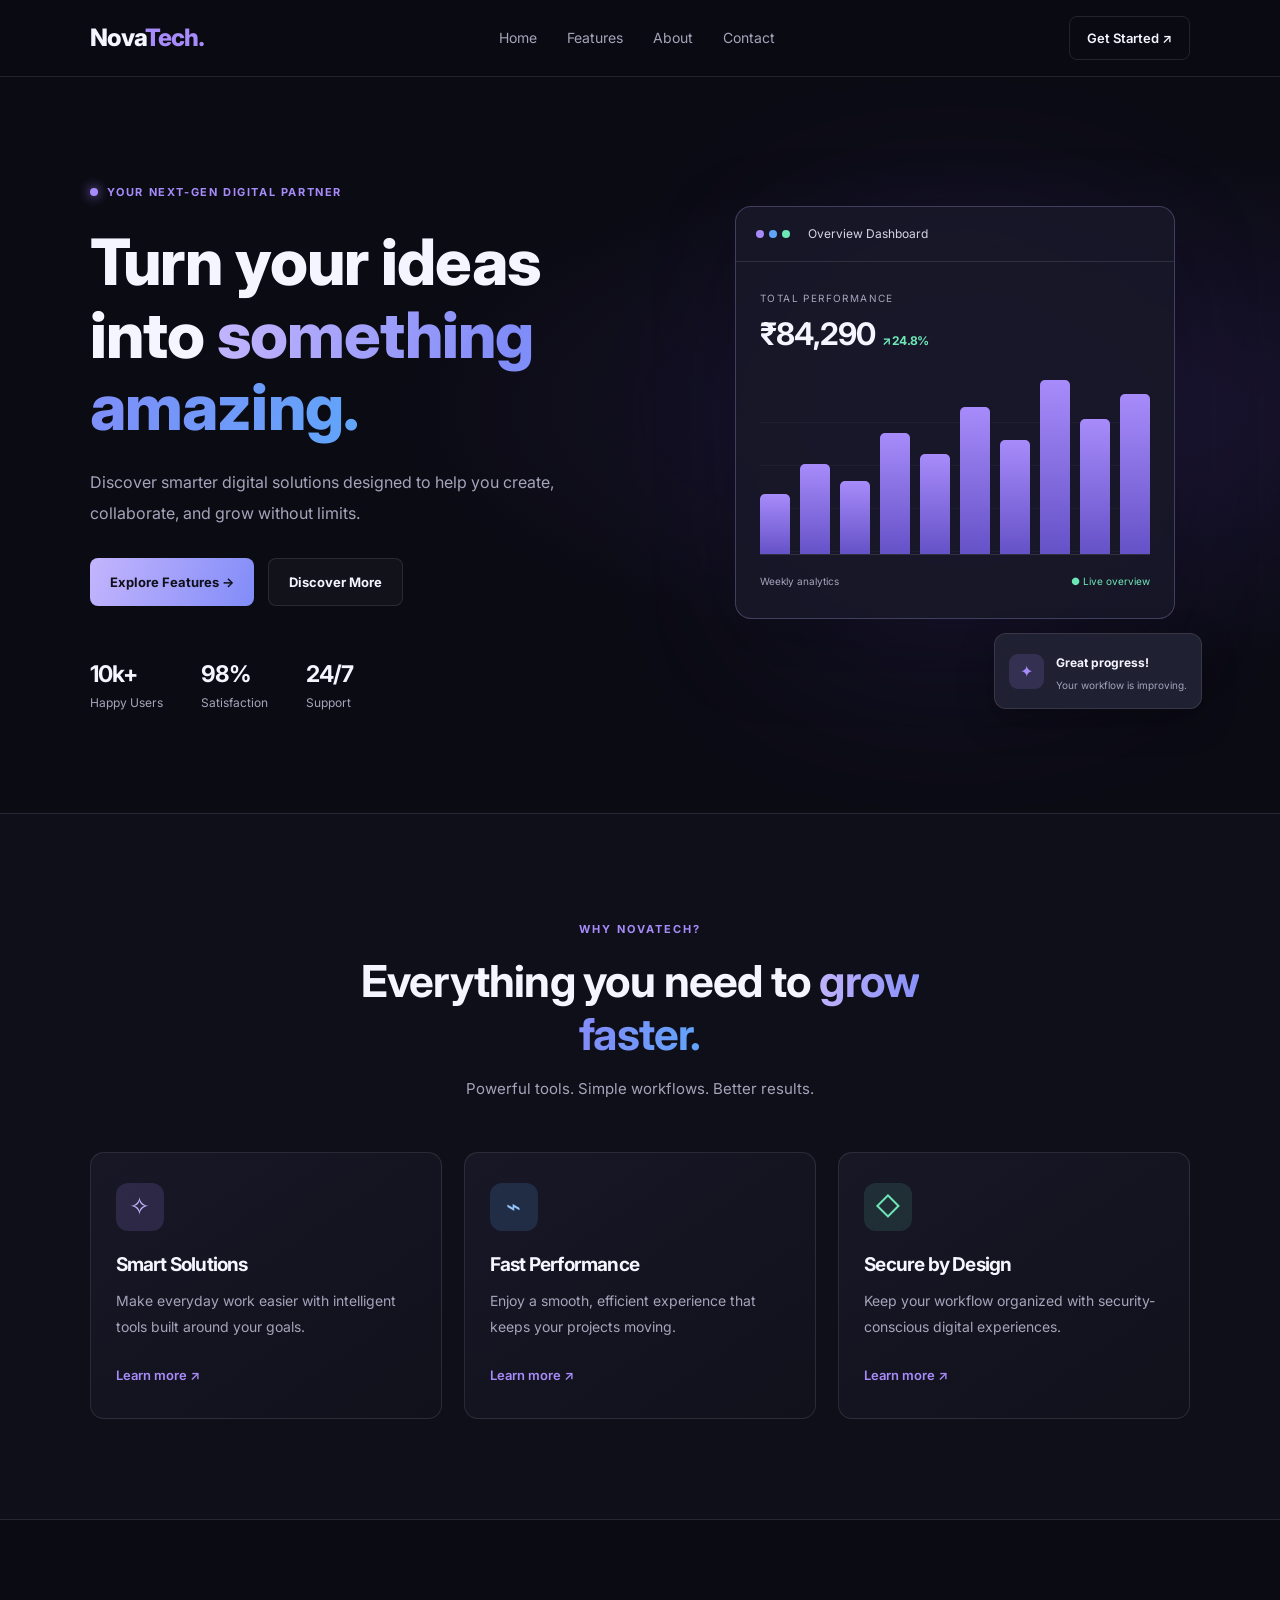
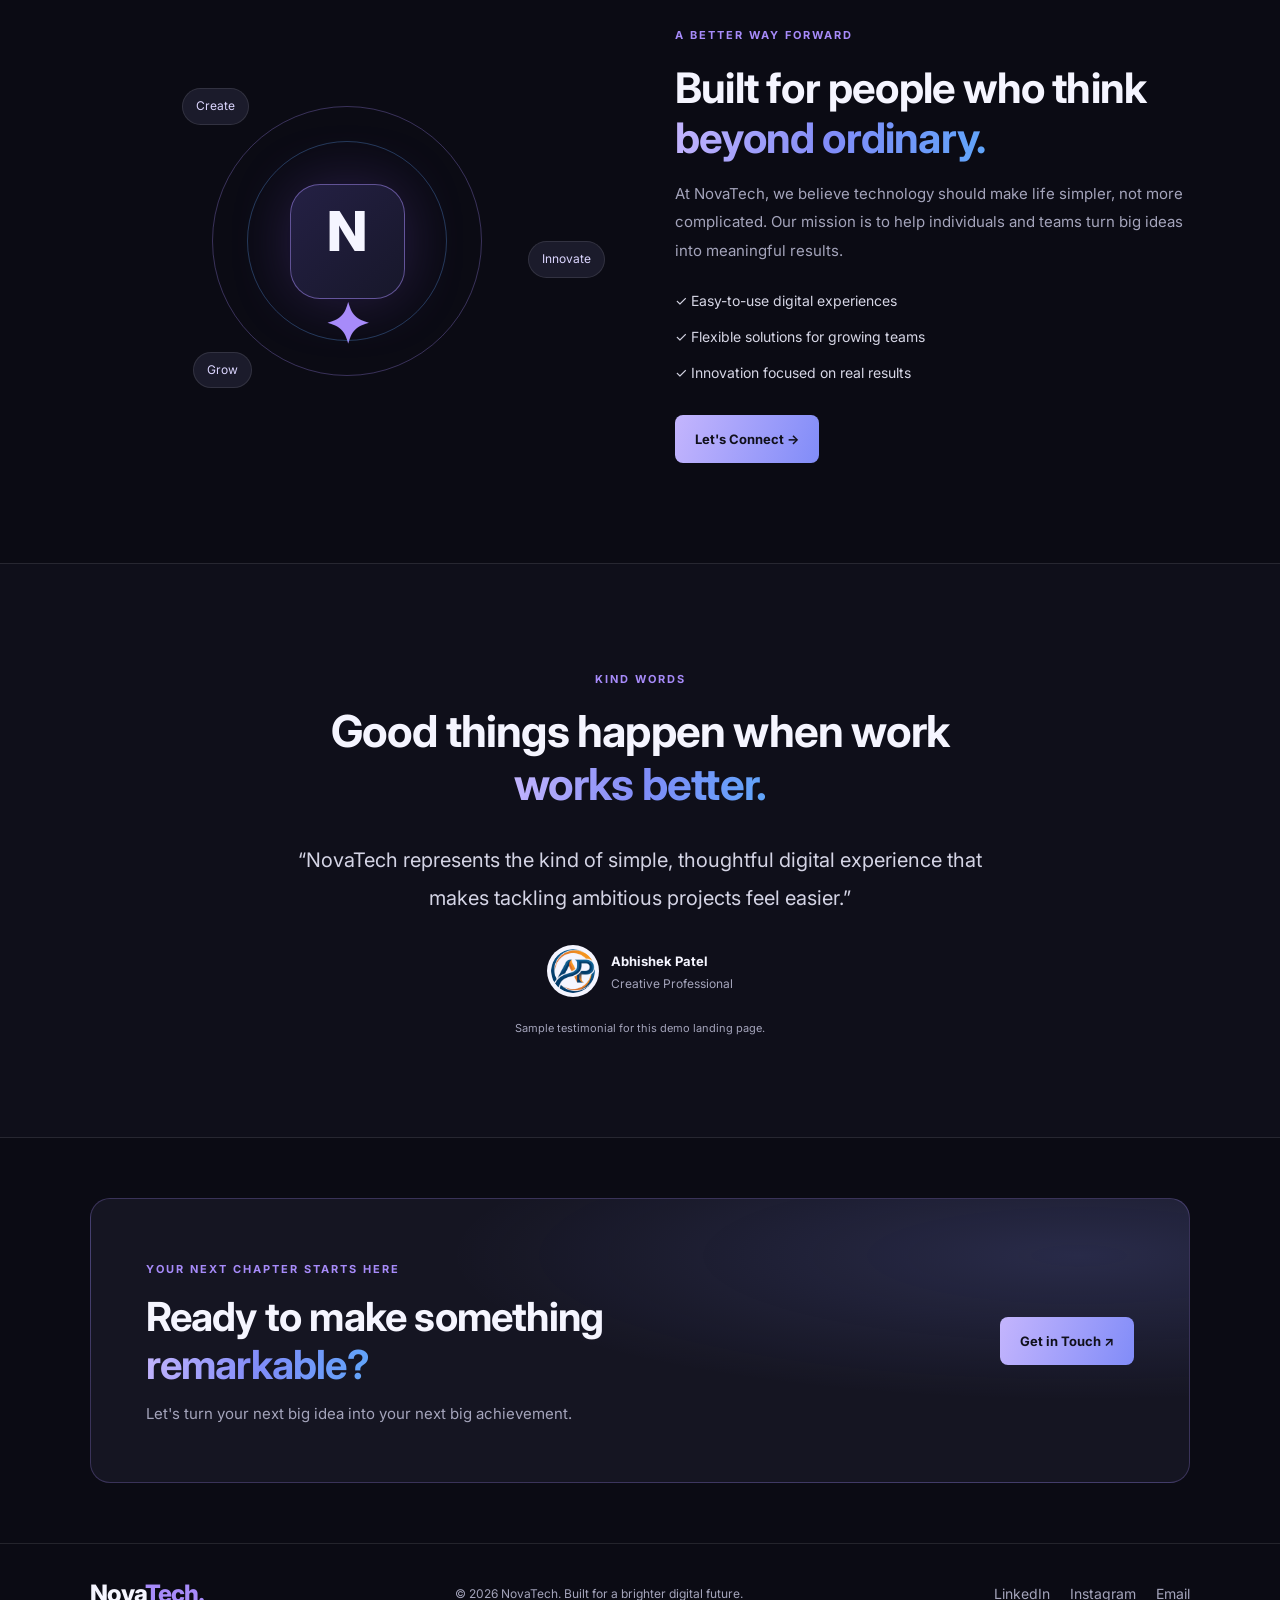
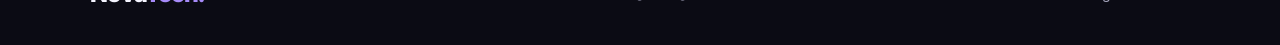
<file: WebDev/L1/Landing Page/index.html>
<!--**Abhishek Patel**-->


<!DOCTYPE html>
<html lang="en">
<head>
    <meta charset="UTF-8">
    <meta name="viewport" content="width=device-width, initial-scale=1.0">
    <meta name="description" content="NovaTech helps teams work smarter with modern digital tools.">
    <title>NovaTech | Work Smarter</title>
    <link rel="stylesheet" href="style.css">
    <link rel="preconnect" href="https://fonts.googleapis.com">
    <link rel="preconnect" href="https://fonts.gstatic.com" crossorigin>
    <link href="https://fonts.googleapis.com/css2?family=Inter:wght@400;500;600;700;800&display=swap" rel="stylesheet">
</head>
<body>

    <!-- Navigation -->
    <header class="navbar">
        <a href="#home" class="logo">Nova<span>Tech.</span></a>

        <nav aria-label="Main navigation">
            <a href="#home">Home</a>
            <a href="#features">Features</a>
            <a href="#about">About</a>
            <a href="#contact">Contact</a>
        </nav>

        <a href="#contact" class="nav-button">Get Started ↗</a>
    </header>

    <main>
        <!-- Hero Section -->
        <section class="hero" id="home">
            <div class="hero-content">
                <div class="tag">
                    <span class="dot"></span>
                    YOUR NEXT-GEN DIGITAL PARTNER
                </div>

                <h1>
                    Turn your ideas into
                    <span class="gradient-text">something amazing.</span>
                </h1>

                <p>
                    Discover smarter digital solutions designed to help
                    you create, collaborate, and grow without limits.
                </p>

                <div class="hero-buttons">
                    <a href="#features" class="primary-button">
                        Explore Features →
                    </a>
                    <a href="#about" class="secondary-button">
                        Discover More
                    </a>
                </div>

                <div class="hero-stats">
                    <div>
                        <h3>10k+</h3>
                        <p>Happy Users</p>
                    </div>
                    <div>
                        <h3>98%</h3>
                        <p>Satisfaction</p>
                    </div>
                    <div>
                        <h3>24/7</h3>
                        <p>Support</p>
                    </div>
                </div>
            </div>

            <div class="hero-visual">
                <div class="glow"></div>

                <div class="dashboard">
                    <div class="dashboard-top">
                        <div class="window-dots">
                            <span></span><span></span><span></span>
                        </div>
                        <span>Overview Dashboard</span>
                    </div>

                    <div class="dashboard-body">
                        <p class="muted">TOTAL PERFORMANCE</p>
                        <h2>₹84,290 <span class="growth">↗ 24.8%</span></h2>

                        <div class="chart">
                            <div style="height: 35%"></div>
                            <div style="height: 52%"></div>
                            <div style="height: 42%"></div>
                            <div style="height: 70%"></div>
                            <div style="height: 58%"></div>
                            <div style="height: 85%"></div>
                            <div style="height: 66%"></div>
                            <div style="height: 100%"></div>
                            <div style="height: 78%"></div>
                            <div style="height: 92%"></div>
                        </div>

                        <div class="dashboard-bottom">
                            <span>Weekly analytics</span>
                            <span class="status">● Live overview</span>
                        </div>
                    </div>
                </div>

                <div class="floating-card">
                    <span class="floating-icon">✦</span>
                    <div>
                        <strong>Great progress!</strong>
                        <p>Your workflow is improving.</p>
                    </div>
                </div>
            </div>
        </section>

        <!-- Features Section -->
        <section class="features section" id="features">
            <div class="section-heading">
                <span class="eyebrow">WHY NOVATECH?</span>
                <h2>Everything you need to <span>grow faster.</span></h2>
                <p>Powerful tools. Simple workflows. Better results.</p>
            </div>

            <div class="feature-grid">
                <article class="feature-card">
                    <div class="feature-icon purple">✧</div>
                    <h3>Smart Solutions</h3>
                    <p>Make everyday work easier with intelligent tools built around your goals.</p>
                    <a href="#contact">Learn more ↗</a>
                </article>

                <article class="feature-card">
                    <div class="feature-icon blue">⌁</div>
                    <h3>Fast Performance</h3>
                    <p>Enjoy a smooth, efficient experience that keeps your projects moving.</p>
                    <a href="#contact">Learn more ↗</a>
                </article>

                <article class="feature-card">
                    <div class="feature-icon green">◇</div>
                    <h3>Secure by Design</h3>
                    <p>Keep your workflow organized with security-conscious digital experiences.</p>
                    <a href="#contact">Learn more ↗</a>
                </article>
            </div>
        </section>

        <!-- About Section -->
        <section class="about section" id="about">
            <div class="about-visual">
                <div class="about-orbit orbit-one"></div>
                <div class="about-orbit orbit-two"></div>
                <div class="about-center">N<span>✦</span></div>
                <div class="orbit-label label-one">Create</div>
                <div class="orbit-label label-two">Innovate</div>
                <div class="orbit-label label-three">Grow</div>
            </div>

            <div class="about-content">
                <span class="eyebrow">A BETTER WAY FORWARD</span>
                <h2>Built for people who think <span>beyond ordinary.</span></h2>
                <p>
                    At NovaTech, we believe technology should make life
                    simpler, not more complicated. Our mission is to help
                    individuals and teams turn big ideas into meaningful results.
                </p>

                <ul>
                    <li>✓ Easy-to-use digital experiences</li>
                    <li>✓ Flexible solutions for growing teams</li>
                    <li>✓ Innovation focused on real results</li>
                </ul>

                <a href="#contact" class="primary-button">Let's Connect →</a>
            </div>
        </section>

        <!-- Testimonial Section -->
        <section class="testimonial section">
            <span class="eyebrow">KIND WORDS</span>
            <h2>Good things happen when work <span>works better.</span></h2>

            <blockquote>
                “NovaTech represents the kind of simple, thoughtful digital
                experience that makes tackling ambitious projects feel easier.”
            </blockquote>

            <div class="reviewer">
                <img class="avatar" src="logo-avatar.png" alt="AP logo" width="52" height="52">
                <div>
                    <strong>Abhishek Patel</strong>
                    <p>Creative Professional</p>
                </div>
            </div>
            <p class="demo-note">Sample testimonial for this demo landing page.</p>
        </section>

        <!-- Call to Action -->
        <section class="cta section" id="contact">
            <div>
                <span class="eyebrow">YOUR NEXT CHAPTER STARTS HERE</span>
                <h2>Ready to make something <span>remarkable?</span></h2>
                <p>Let's turn your next big idea into your next big achievement.</p>
            </div>
            <a href="mailto:patelab22444@gmail.com" class="primary-button">
                Get in Touch ↗
            </a>
        </section>
    </main>

    <!-- Footer -->
    <footer class="footer">
        <a href="#home" class="logo">Nova<span>Tech.</span></a>

        <p>© 2026 NovaTech. Built for a brighter digital future.</p>

        <div class="social-links">
            <a href="https://www.linkedin.com/in/abhishek-patel-23b804321" target="_blank" rel="noopener noreferrer">LinkedIn</a>
            <a href="https://www.instagram.com/" target="_blank" rel="noopener noreferrer">Instagram</a>
            <a href="mailto:patelab22444@gmail.com">Email</a>
        </div>
    </footer>

</body>
</html>
</file>
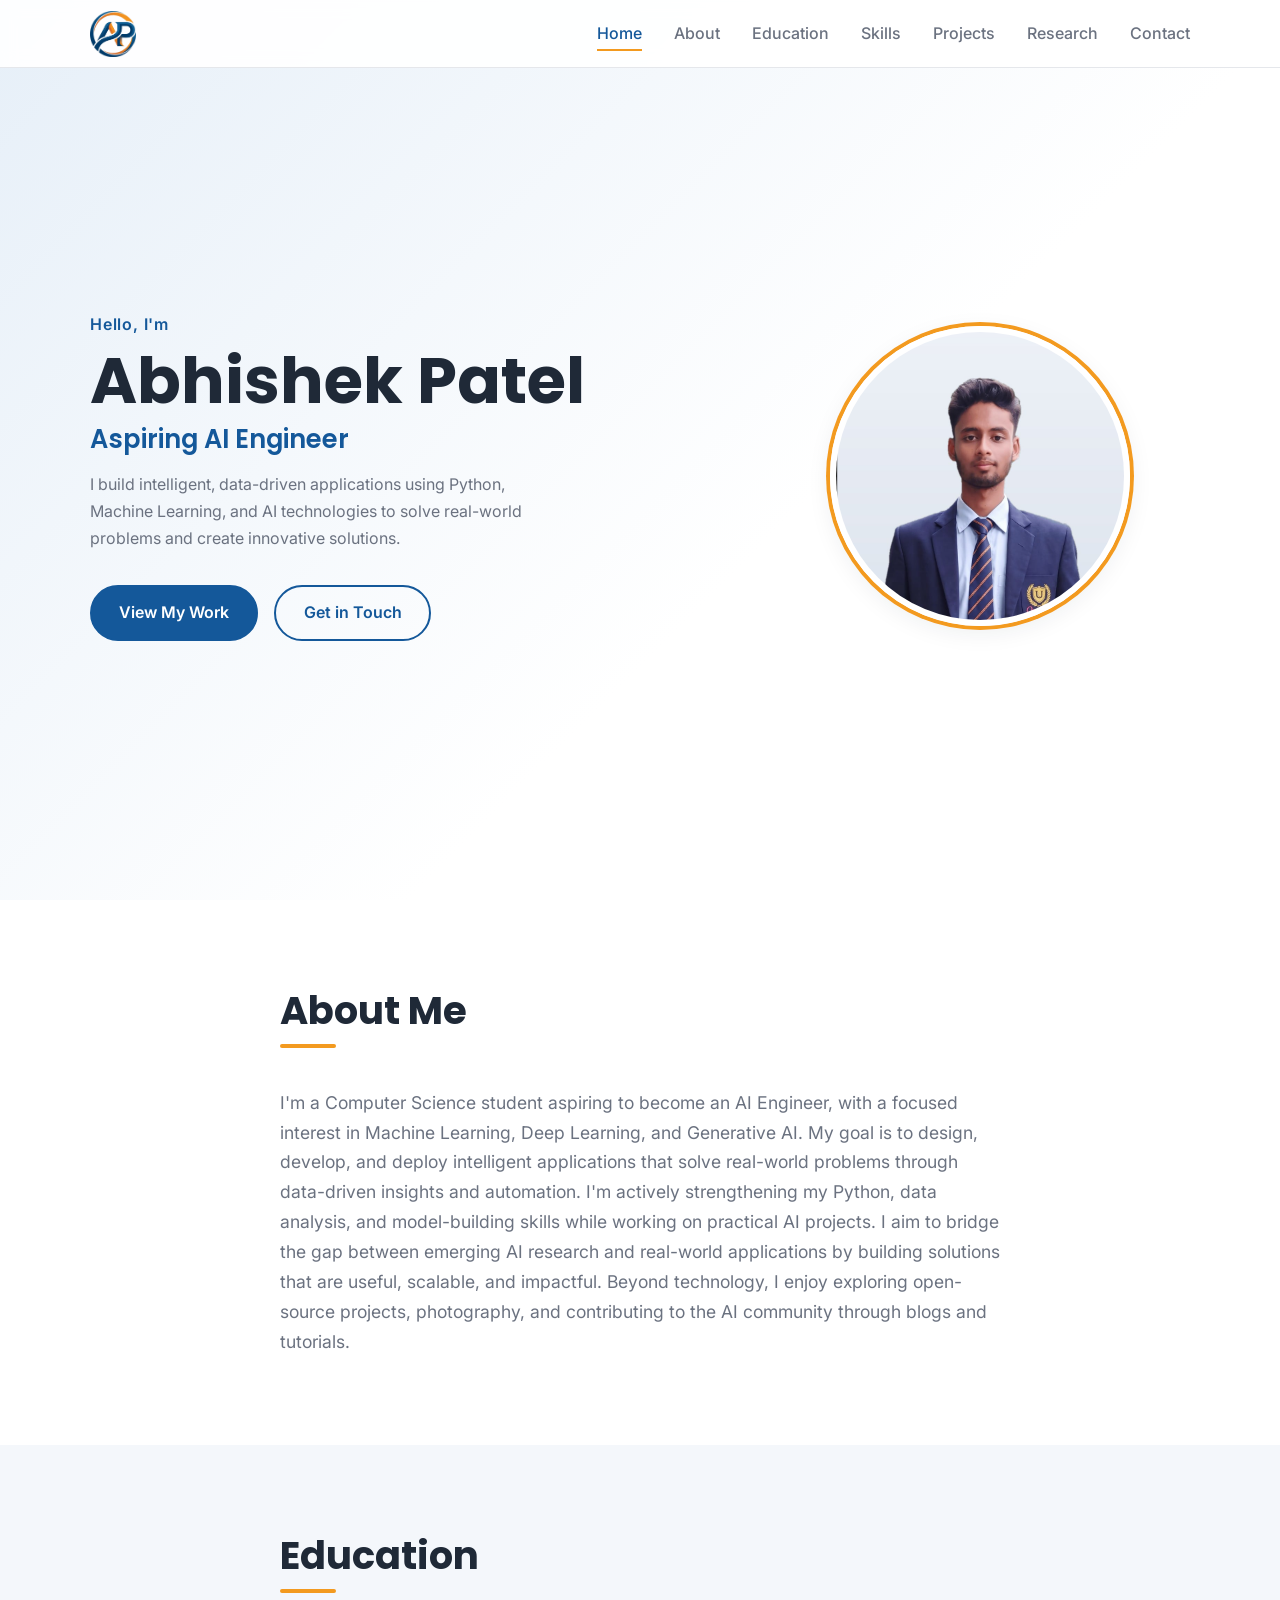
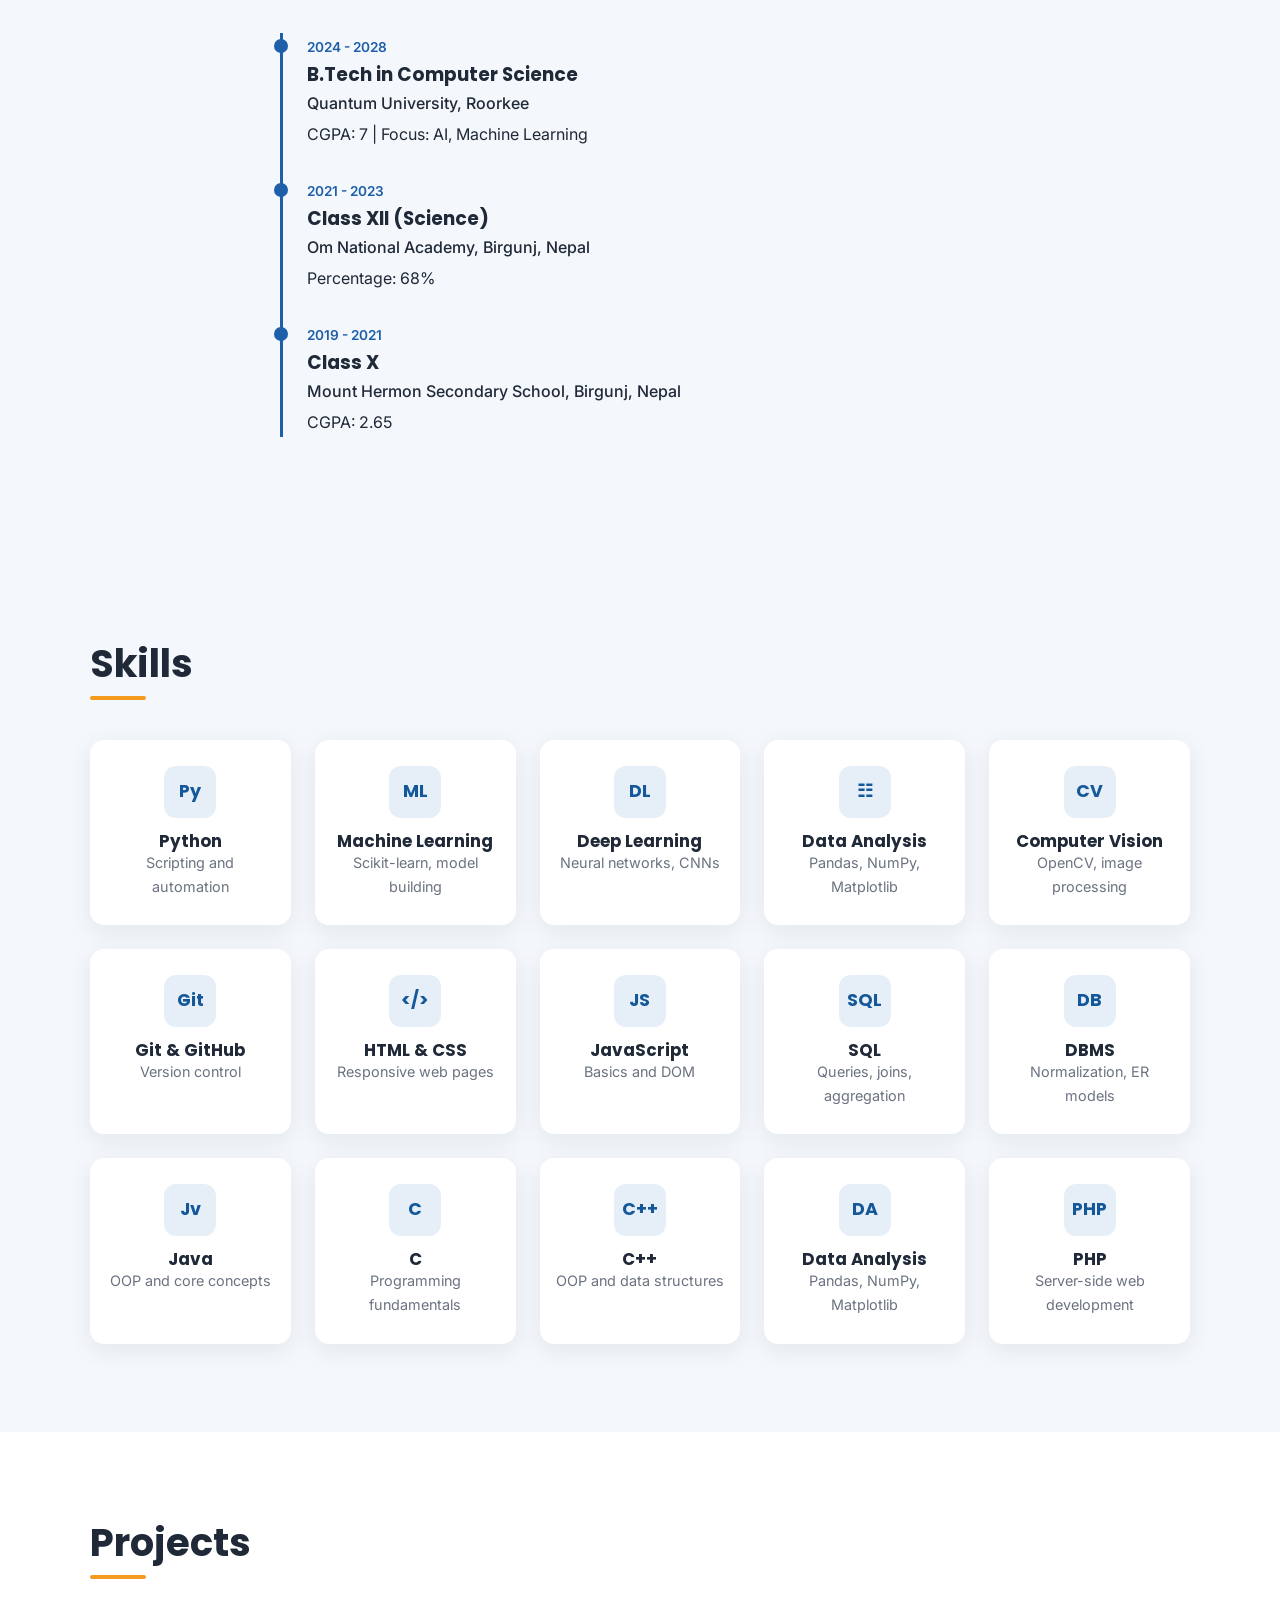
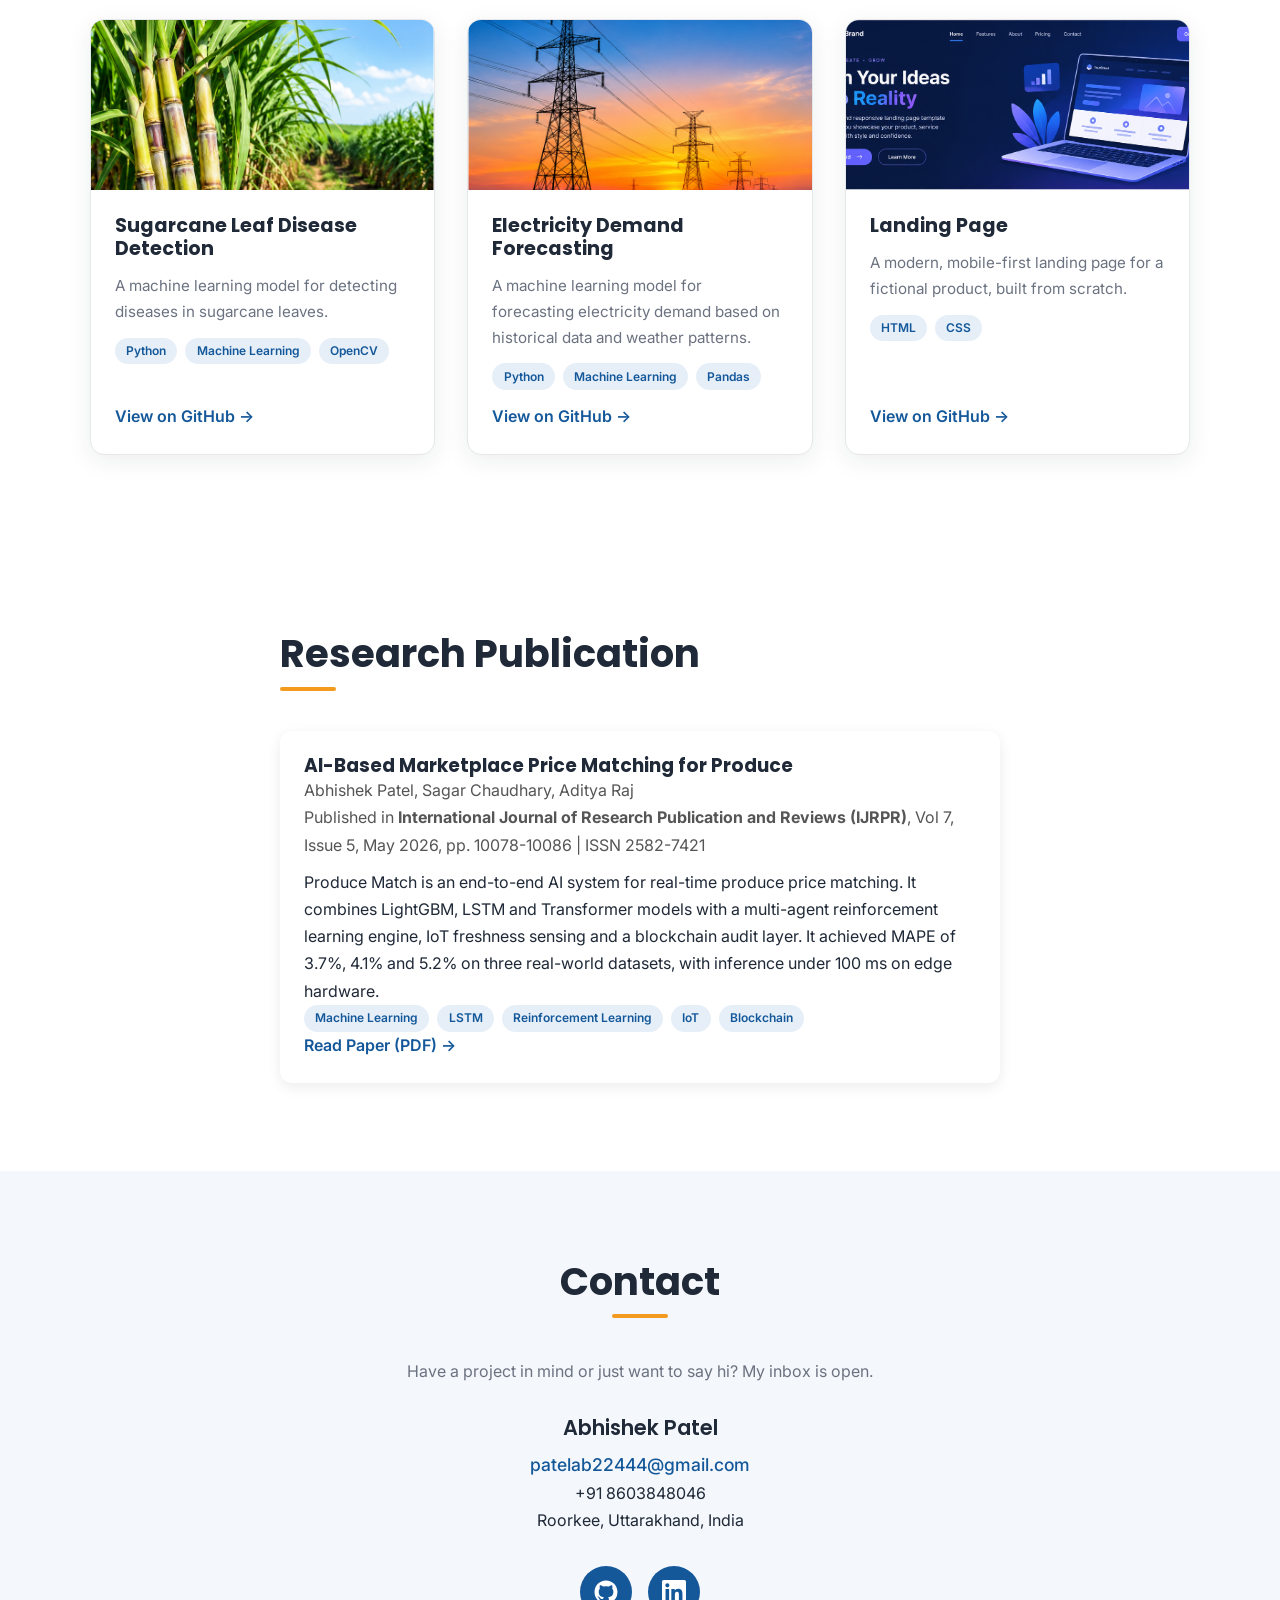
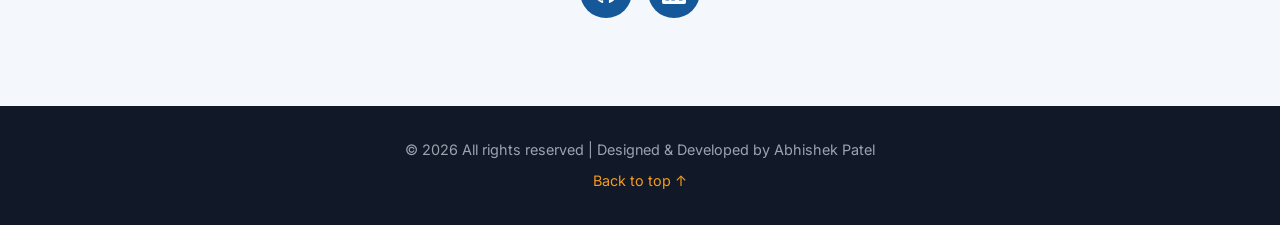
<file: WebDev/L1/personal-portfolio/index.html>
<!doctype html>
<html lang="en">
  <head>
    <meta charset="UTF-8" />
    <meta name="viewport" content="width=device-width, initial-scale=1.0" />
    <meta
      name="description"
      content="Personal portfolio of Abhishek Patel, AI Engineer."
    />
    <title>Abhishek Patel | AI Engineer</title>

    <!-- Favicon (use your logo) -->
    <link rel="icon" href="logo.png" type="image/png" />

    <!-- Google Fonts -->
    <link rel="preconnect" href="https://fonts.googleapis.com" />
    <link rel="preconnect" href="https://fonts.gstatic.com" crossorigin />
    <link
      href="https://fonts.googleapis.com/css2?family=Inter:wght@400;500;600&family=Poppins:wght@600;700&display=swap"
      rel="stylesheet"
    />

    <link rel="stylesheet" href="style.css" />
  </head>

  <body id="top">
    <!-- ============ NAVIGATION ============ -->
    <header class="navbar">
      <div class="container nav-inner">
        <a href="#home" class="logo" aria-label="Abhishek Patel, home">
          <img src="logo.png" alt="AP logo" />
        </a>

        <button
          class="nav-toggle"
          id="navToggle"
          aria-label="Toggle navigation"
          aria-expanded="false"
        >
          <span></span><span></span><span></span>
        </button>

        <nav class="nav-links" id="navLinks">
          <a href="#home">Home</a>
          <a href="#about">About</a>
          <a href="#education">Education</a>
          <a href="#skills">Skills</a>
          <a href="#projects">Projects</a>
          <a href="#research">Research</a>
          <a href="#contact">Contact</a>
        </nav>
      </div>
    </header>

    <main>
      <!-- ============ HERO ============ -->
      <section id="home" class="hero">
        <div class="container hero-inner">
          <div class="hero-text">
            <p class="eyebrow">Hello, I'm</p>
            <h1>Abhishek Patel</h1>
            <h2 class="role">Aspiring AI Engineer</h2>
            <p class="hero-sub">
              I build intelligent, data-driven applications using Python,
              Machine Learning, and AI technologies to solve real-world problems
              and create innovative solutions.
            </p>
            <div class="hero-buttons">
              <a href="#projects" class="btn btn-primary">View My Work</a>
              <a href="#contact" class="btn btn-outline">Get in Touch</a>
            </div>
          </div>

          <!-- Photo lagani ho to neeche wali div hata kar ye use karo:
               <img src="photo.jpg" alt="Abhishek Patel" class="avatar avatar-photo" /> -->
          <img
            src="photo.png"
            alt="Abhishek Patel"
            class="avatar avatar-photo"
          />
        </div>
      </section>

      <!-- ============ ABOUT ============ -->
      <section id="about" class="section">
        <div class="container narrow">
          <h2 class="section-title">About Me</h2>
          <p class="about-text">
            I'm a Computer Science student aspiring to become an AI Engineer,
            with a focused interest in Machine Learning, Deep Learning, and
            Generative AI. My goal is to design, develop, and deploy intelligent
            applications that solve real-world problems through data-driven
            insights and automation. I'm actively strengthening my Python, data
            analysis, and model-building skills while working on practical AI
            projects. I aim to bridge the gap between emerging AI research and
            real-world applications by building solutions that are useful,
            scalable, and impactful. Beyond technology, I enjoy exploring
            open-source projects, photography, and contributing to the AI
            community through blogs and tutorials.
          </p>
        </div>
      </section>

      <!-- ============ EDUCATION ============ -->
      <section id="education" class="section section-alt">
        <div class="container narrow">
          <h2 class="section-title">Education</h2>
          <div class="timeline">
            <div class="timeline-item">
              <span class="timeline-date">2024 - 2028</span>
              <h3>B.Tech in Computer Science</h3>
              <p class="timeline-place">Quantum University, Roorkee</p>
              <p>CGPA: 7 | Focus: AI, Machine Learning</p>
            </div>
            <div class="timeline-item">
              <span class="timeline-date">2021 - 2023</span>
              <h3>Class XII (Science)</h3>
              <p class="timeline-place">Om National Academy, Birgunj, Nepal</p>
              <p>Percentage: 68%</p>
            </div>
            <div class="timeline-item">
              <span class="timeline-date">2019 - 2021</span>
              <h3>Class X</h3>
              <p class="timeline-place">
                Mount Hermon Secondary School, Birgunj, Nepal
              </p>
              <p>CGPA: 2.65</p>
            </div>
          </div>
        </div>
      </section>

      <!-- ============ SKILLS ============ -->
      <section id="skills" class="section section-alt">
        <div class="container">
          <h2 class="section-title">Skills</h2>
          <div class="skills-grid">
            <div class="skill-card">
              <span class="skill-icon">Py</span>
              <h3>Python</h3>
              <p>Scripting and automation</p>
            </div>
            <div class="skill-card">
              <span class="skill-icon">ML</span>
              <h3>Machine Learning</h3>
              <p>Scikit-learn, model building</p>
            </div>
            <div class="skill-card">
              <span class="skill-icon">DL</span>
              <h3>Deep Learning</h3>
              <p>Neural networks, CNNs</p>
            </div>
            <div class="skill-card">
              <span class="skill-icon">&#9783;</span>
              <h3>Data Analysis</h3>
              <p>Pandas, NumPy, Matplotlib</p>
            </div>
            <div class="skill-card">
              <span class="skill-icon">CV</span>
              <h3>Computer Vision</h3>
              <p>OpenCV, image processing</p>
            </div>
            <div class="skill-card">
              <span class="skill-icon">Git</span>
              <h3>Git &amp; GitHub</h3>
              <p>Version control</p>
            </div>
            <div class="skill-card">
              <span class="skill-icon">&lt;/&gt;</span>
              <h3>HTML &amp; CSS</h3>
              <p>Responsive web pages</p>
            </div>
            <div class="skill-card">
              <span class="skill-icon">JS</span>
              <h3>JavaScript</h3>
              <p>Basics and DOM</p>
            </div>
            <div class="skill-card">
              <span class="skill-icon">SQL</span>
              <h3>SQL</h3>
              <p>Queries, joins, aggregation</p>
            </div>

            <div class="skill-card">
              <span class="skill-icon">DB</span>
              <h3>DBMS</h3>
              <p>Normalization, ER models</p>
            </div>

            <div class="skill-card">
              <span class="skill-icon">Jv</span>
              <h3>Java</h3>
              <p>OOP and core concepts</p>
            </div>

            <div class="skill-card">
              <span class="skill-icon">C</span>
              <h3>C</h3>
              <p>Programming fundamentals</p>
            </div>

            <div class="skill-card">
              <span class="skill-icon">C++</span>
              <h3>C++</h3>
              <p>OOP and data structures</p>
            </div>

            <div class="skill-card">
              <span class="skill-icon">DA</span>
              <h3>Data Analysis</h3>
              <p>Pandas, NumPy, Matplotlib</p>
            </div>
            <div class="skill-card">
              <span class="skill-icon">PHP</span>
              <h3>PHP</h3>
              <p>Server-side web development</p>
            </div>
          </div>
        </div>
      </section>

      <!-- ============ PROJECTS ============ -->
      <section id="projects" class="section">
        <div class="container">
          <h2 class="section-title">Projects</h2>
          <div class="projects-grid">
            <article class="project-card">
              <img
                src="images/sugarcane.png"
                alt="Sugarcane Leaf Disease Detection screenshot"
                class="project-thumb"
              />
              <div class="project-body">
                <h3>Sugarcane Leaf Disease Detection</h3>
                <p>
                  A machine learning model for detecting diseases in sugarcane
                  leaves.
                </p>
                <div class="tags">
                  <span>Python</span><span>Machine Learning</span
                  ><span>OpenCV</span>
                </div>
                <a
                  href="https://github.com/a-bhi2244/Sugarcane_Leaf_Disease_Detection"
                  class="project-link"
                  target="_blank"
                  rel="noopener"
                  >View on GitHub &rarr;</a
                >
              </div>
            </article>

            <article class="project-card">
              <img
                src="images/electricity.png"
                alt="Electricity Demand Forecasting screenshot"
                class="project-thumb"
              />
              <div class="project-body">
                <h3>Electricity Demand Forecasting</h3>
                <p>
                  A machine learning model for forecasting electricity demand
                  based on historical data and weather patterns.
                </p>
                <div class="tags">
                  <span>Python</span><span>Machine Learning</span
                  ><span>Pandas</span>
                </div>
                <a
                  href="https://github.com/a-bhi2244/electricity-demand-forecasting"
                  class="project-link"
                  target="_blank"
                  rel="noopener"
                  >View on GitHub &rarr;</a
                >
              </div>
            </article>

            <article class="project-card">
              <img
                src="images/landing.png"
                alt="Landing page screenshot"
                class="project-thumb"
              />
              <div class="project-body">
                <h3>Landing Page</h3>
                <p>
                  A modern, mobile-first landing page for a fictional product,
                  built from scratch.
                </p>
                <div class="tags"><span>HTML</span><span>CSS</span></div>
                <a
                  href="https://github.com/a-bhi2244/modern-landing-page"
                  class="project-link"
                  target="_blank"
                  rel="noopener"
                  >View on GitHub &rarr;</a
                >
              </div>
            </article>
          </div>
        </div>
      </section>

      <!-- ============ RESEARCH ============ -->
      <section id="research" class="section">
        <div class="container narrow">
          <h2 class="section-title">Research Publication</h2>
          <article class="paper-card">
            <h3>AI-Based Marketplace Price Matching for Produce</h3>
            <p class="paper-meta">
              Abhishek Patel, Sagar Chaudhary, Aditya Raj<br />
              Published in
              <strong
                >International Journal of Research Publication and Reviews
                (IJRPR)</strong
              >, Vol 7, Issue 5, May 2026, pp. 10078-10086 | ISSN 2582-7421
            </p>
            <p>
              Produce Match is an end-to-end AI system for real-time produce
              price matching. It combines LightGBM, LSTM and Transformer models
              with a multi-agent reinforcement learning engine, IoT freshness
              sensing and a blockchain audit layer. It achieved MAPE of 3.7%,
              4.1% and 5.2% on three real-world datasets, with inference under
              100 ms on edge hardware.
            </p>
            <div class="tags">
              <span>Machine Learning</span><span>LSTM</span>
              <span>Reinforcement Learning</span><span>IoT</span>
              <span>Blockchain</span>
            </div>
            <a
              href="papers/IJRPR65642.pdf"
              class="project-link"
              target="_blank"
              rel="noopener"
            >
              Read Paper (PDF) &rarr;
            </a>
          </article>
        </div>
      </section>

      <!-- ============ CONTACT ============ -->
      <section id="contact" class="section section-alt">
        <div class="container narrow center">
          <h2 class="section-title">Contact</h2>
          <p class="contact-intro">
            Have a project in mind or just want to say hi? My inbox is open.
          </p>
          <p class="contact-name">Abhishek Patel</p>
          <a href="mailto:patelab22444@gmail.com" class="contact-email"
            >patelab22444@gmail.com</a
          >
          <br />
          <a href="tel:+918603848046" class="contact-phone">+91 8603848046</a>
          <br />
          <a
            href="https://www.google.com/maps/place/Quantum+University/@30.0083889,77.7635911,17z/data=!3m1!4b1!4m6!3m5!1s0x390ec88c479bdbdb:0x30485550e6060b54!8m2!3d30.0083889!4d77.7635911!16s%2Fg%2F11dxm8pp7s?entry=ttu&g_ep=EgoyMDI2MTAxMS4wIKXMDSoASAFQAw%3D%3D"
            class="contact-address"
            target="_blank"
            rel="noopener"
            >Roorkee, Uttarakhand, India</a
          >

          <div class="socials">
            <a
              href="https://github.com/a-bhi2244"
              target="_blank"
              rel="noopener"
              aria-label="GitHub"
            >
              <svg
                viewBox="0 0 24 24"
                width="24"
                height="24"
                fill="currentColor"
              >
                <path
                  d="M12 .5C5.65.5.5 5.65.5 12c0 5.08 3.29 9.39 7.86 10.91.58.1.79-.25.79-.56v-2c-3.2.7-3.87-1.37-3.87-1.37-.52-1.33-1.28-1.69-1.28-1.69-1.04-.71.08-.7.08-.7 1.15.08 1.76 1.18 1.76 1.18 1.03 1.76 2.69 1.25 3.35.96.1-.74.4-1.25.73-1.54-2.55-.29-5.24-1.28-5.24-5.69 0-1.26.45-2.28 1.18-3.09-.12-.29-.51-1.46.11-3.05 0 0 .97-.31 3.17 1.18a11 11 0 0 1 5.78 0c2.2-1.49 3.17-1.18 3.17-1.18.63 1.59.23 2.76.11 3.05.74.81 1.18 1.83 1.18 3.09 0 4.42-2.69 5.39-5.25 5.68.41.36.78 1.06.78 2.14v3.17c0 .31.21.67.8.56A11.51 11.51 0 0 0 23.5 12C23.5 5.65 18.35.5 12 .5Z"
                />
              </svg>
            </a>
            <a
              href="https://www.linkedin.com/in/abhishek-patel-23b804321"
              target="_blank"
              rel="noopener"
              aria-label="LinkedIn"
            >
              <svg
                viewBox="0 0 24 24"
                width="24"
                height="24"
                fill="currentColor"
              >
                <path
                  d="M20.45 20.45h-3.56v-5.57c0-1.33-.03-3.04-1.85-3.04-1.86 0-2.14 1.45-2.14 2.94v5.67H9.34V9h3.42v1.56h.05c.48-.9 1.64-1.85 3.37-1.85 3.6 0 4.27 2.37 4.27 5.46v6.28ZM5.34 7.43a2.07 2.07 0 1 1 0-4.14 2.07 2.07 0 0 1 0 4.14ZM7.12 20.45H3.56V9h3.56v11.45ZM22.22 0H1.77C.79 0 0 .77 0 1.73v20.54C0 23.23.79 24 1.77 24h20.45c.98 0 1.78-.77 1.78-1.73V1.73C24 .77 23.2 0 22.22 0Z"
                />
              </svg>
            </a>
          </div>
        </div>
      </section>
    </main>

    <footer class="footer">
      <p>
        &copy; <span id="year">Copyright 2026</span> All rights reserved |
        Designed &amp; Developed by Abhishek Patel
      </p>
      <a href="#top" class="to-top">Back to top &uarr;</a>
    </footer>

    <script src="script.js"></script>
  </body>
</html>
</file>
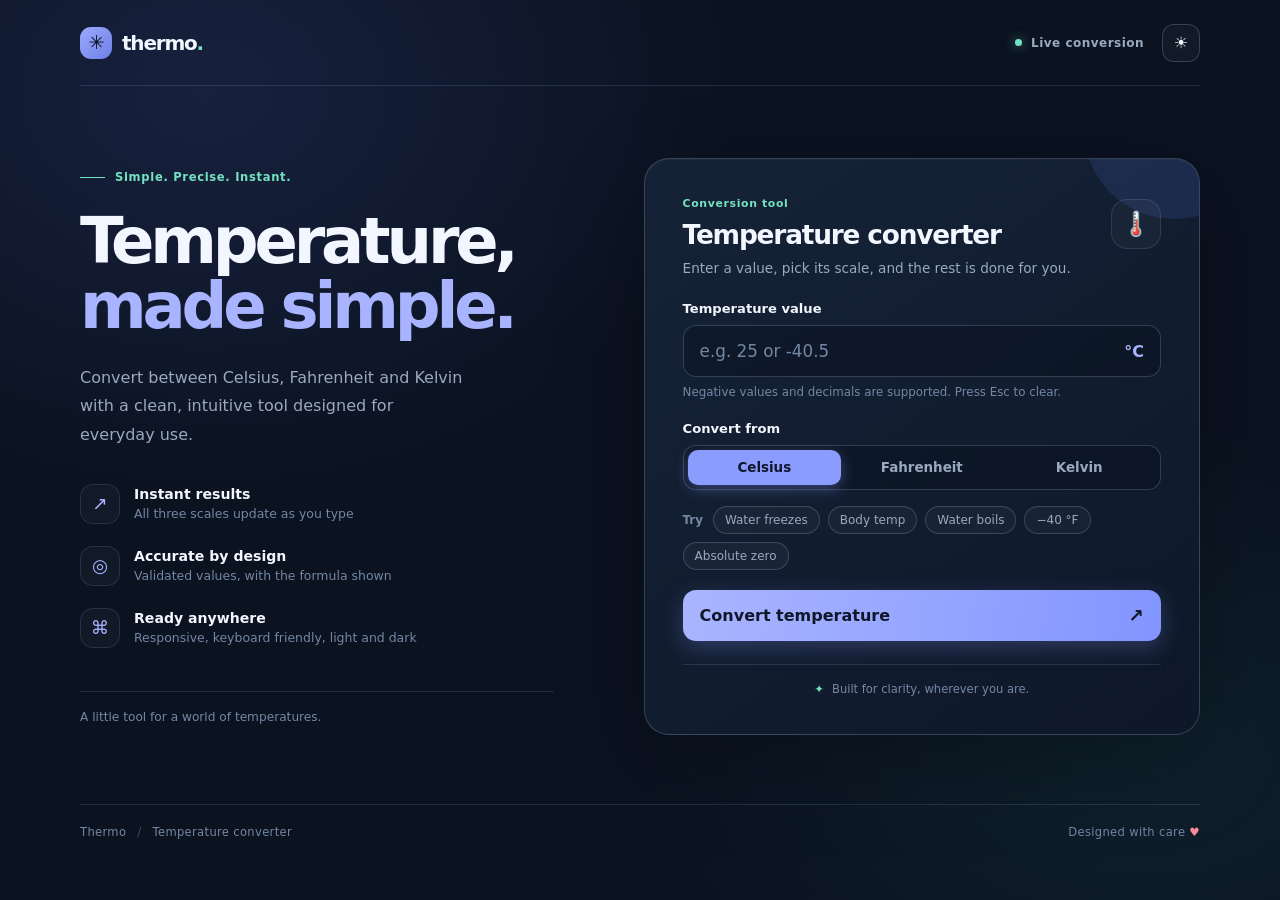
<file: WebDev/L1/Temperature Converter/index.html>
<!DOCTYPE html>
<html lang="en" data-theme="dark">
<head>
  <meta charset="UTF-8">
  <meta name="viewport" content="width=device-width, initial-scale=1.0">
  <meta name="theme-color" content="#0b1220">
  <meta name="description" content="A modern temperature converter for Celsius, Fahrenheit and Kelvin.">
  <title>Thermo — Temperature Converter</title>
  <link rel="stylesheet" href="style.css">
</head>
<body>
  <div class="app-shell">
    <header class="topbar">
      <a class="brand" href="#" aria-label="Thermo home">
        <span class="brand-mark" aria-hidden="true">✳</span>
        <span>thermo<span class="brand-dot">.</span></span>
      </a>
      <div class="topbar-right">
        <span class="topbar-label"><span class="status-dot"></span> Live conversion</span>
        <button type="button" id="themeBtn" class="icon-btn" aria-label="Switch to light theme" title="Switch theme">☀</button>
      </div>
    </header>

    <main class="layout">
      <section class="intro">
        <div class="eyebrow"><span class="eyebrow-line"></span> Simple. Precise. Instant.</div>
        <h1>Temperature,<br><span>made simple.</span></h1>
        <p class="intro-copy">Convert between Celsius, Fahrenheit and Kelvin with a clean, intuitive tool designed for everyday use.</p>
        <div class="feature-list">
          <div class="feature"><span class="feature-icon" aria-hidden="true">↗</span><div><strong>Instant results</strong><small>All three scales update as you type</small></div></div>
          <div class="feature"><span class="feature-icon" aria-hidden="true">◎</span><div><strong>Accurate by design</strong><small>Validated values, with the formula shown</small></div></div>
          <div class="feature"><span class="feature-icon" aria-hidden="true">⌘</span><div><strong>Ready anywhere</strong><small>Responsive, keyboard friendly, light and dark</small></div></div>
        </div>
        <div class="intro-footer">A little tool for a world of temperatures.</div>
      </section>

      <section class="converter-card" aria-labelledby="converterTitle">
        <div class="card-heading">
          <div>
            <div class="card-kicker">Conversion tool</div>
            <h2 id="converterTitle">Temperature converter</h2>
          </div>
          <div class="thermometer" aria-hidden="true">🌡️</div>
        </div>
        <p class="card-description">Enter a value, pick its scale, and the rest is done for you.</p>

        <form id="converterForm" novalidate>
          <label for="tempInput" class="field-label">Temperature value</label>
          <div class="input-wrap" id="inputWrap">
            <input type="text" id="tempInput" inputmode="decimal" placeholder="e.g. 25 or -40.5" autocomplete="off" aria-describedby="inputHint error">
            <span class="input-unit" id="inputUnit">°C</span>
          </div>
          <small id="inputHint" class="field-hint">Negative values and decimals are supported. Press Esc to clear.</small>
          <p id="error" class="error" role="alert"></p>

          <div class="label-row"><span class="field-label" id="unitLabel">Convert from</span></div>
          <div class="segmented" role="radiogroup" aria-labelledby="unitLabel">
            <input type="radio" name="unit" id="unitC" value="C" checked><label for="unitC">Celsius</label>
            <input type="radio" name="unit" id="unitF" value="F"><label for="unitF">Fahrenheit</label>
            <input type="radio" name="unit" id="unitK" value="K"><label for="unitK">Kelvin</label>
          </div>

          <div class="presets" aria-label="Quick examples">
            <span class="presets-title">Try</span>
            <button type="button" class="chip" data-value="0" data-unit="C">Water freezes</button>
            <button type="button" class="chip" data-value="37" data-unit="C">Body temp</button>
            <button type="button" class="chip" data-value="100" data-unit="C">Water boils</button>
            <button type="button" class="chip" data-value="-40" data-unit="F">−40 °F</button>
            <button type="button" class="chip" data-value="0" data-unit="K">Absolute zero</button>
          </div>

          <button id="convertBtn" type="submit"><span>Convert temperature</span><span class="button-arrow" aria-hidden="true">↗</span></button>
        </form>

        <section id="results" class="results" aria-live="polite" aria-atomic="true">
          <div class="results-header">
            <div><div class="card-kicker">Your results</div><h3>Converted values</h3></div>
            <button type="button" id="copyBtn" class="copy-btn" aria-label="Copy all results">▣ <span>Copy</span></button>
          </div>
          <div class="result-grid">
            <article class="result-tile result-c"><span class="result-symbol">°</span><div><span class="result-label">Celsius</span><strong id="outC">—</strong></div><span class="result-unit">°C</span></article>
            <article class="result-tile result-f"><span class="result-symbol">℉</span><div><span class="result-label">Fahrenheit</span><strong id="outF">—</strong></div><span class="result-unit">°F</span></article>
            <article class="result-tile result-k"><span class="result-symbol">K</span><div><span class="result-label">Kelvin</span><strong id="outK">—</strong></div><span class="result-unit">K</span></article>
          </div>
          <p id="copyStatus" class="copy-status" aria-live="polite"></p>

          <div class="gauge" aria-hidden="true">
            <div class="gauge-head"><span>How it feels</span><strong id="feelLabel">—</strong></div>
            <div class="gauge-track"><span class="gauge-marker" id="gaugeMarker"></span></div>
            <div class="gauge-scale"><span>−50 °C</span><span>0</span><span>60 °C</span></div>
          </div>

          <details class="formula">
            <summary>Show the calculation</summary>
            <ul id="formulaList"></ul>
          </details>
        </section>

        <section id="historyBox" class="history" hidden>
          <div class="history-head">
            <span class="card-kicker">Recent</span>
            <button type="button" id="clearHistory" class="link-btn">Clear</button>
          </div>
          <ul id="historyList" class="history-list"></ul>
        </section>

        <div class="card-bottom"><span aria-hidden="true">✦</span> Built for clarity, wherever you are.</div>
      </section>
    </main>
    <footer class="footer"><span>Thermo <span class="footer-separator">/</span> Temperature converter</span><span>Designed with care <span class="footer-heart" aria-hidden="true">♥</span></span></footer>
  </div>
  <script src="script.js"></script>
</body>
</html>
</file>
<file: WebDev/L1/Landing Page/style.css>
/* ---------- Global Styles ---------- */
:root {
    --background: #0b0b14;
    --surface: #131320;
    --surface-light: #1b1b2b;
    --text: #f5f5ff;
    --muted: #a4a4bb;
    --purple: #a78bfa;
    --blue: #60a5fa;
    --border: rgba(255, 255, 255, 0.10);
}

* {
    margin: 0;
    padding: 0;
    box-sizing: border-box;
}

html {
    scroll-behavior: smooth;
    scroll-padding-top: 100px;
}

body {
    font-family: "Inter", Arial, sans-serif;
    background: var(--background);
    color: var(--text);
    line-height: 1.7;
    overflow-wrap: break-word;
}

a {
    color: inherit;
    text-decoration: none;
}

p {
    color: var(--muted);
    font-size: 15px;
}

h1, h2, h3 {
    line-height: 1.2;
    letter-spacing: -0.8px;
}

section {
    scroll-margin-top: 90px;
}

/* ---------- Navigation ---------- */
.navbar {
    position: sticky;
    top: 0;
    z-index: 10;
    min-height: 76px;
    padding: 16px 7%;
    display: flex;
    align-items: center;
    justify-content: space-between;
    gap: 24px;
    background: rgba(11, 11, 20, 0.94);
    border-bottom: 1px solid var(--border);
    backdrop-filter: blur(14px);
}

.logo {
    font-size: 24px;
    font-weight: 800;
    letter-spacing: -1px;
    white-space: nowrap;
}

.logo span {
    color: var(--purple);
}

.navbar nav {
    display: flex;
    align-items: center;
    justify-content: center;
    gap: 30px;
}

.navbar nav a,
.social-links a {
    color: var(--muted);
    font-size: 14px;
    transition: color 0.2s ease;
}

.navbar nav a:hover,
.social-links a:hover {
    color: var(--purple);
}

.nav-button {
    padding: 10px 17px;
    border: 1px solid var(--border);
    border-radius: 8px;
    font-size: 13px;
    font-weight: 600;
    white-space: nowrap;
    transition: background 0.2s ease;
}

.nav-button:hover {
    background: var(--surface-light);
}

/* ---------- Hero Section ---------- */
.hero {
    min-height: 650px;
    padding: 100px 7%;
    display: grid;
    grid-template-columns: 1.1fr 0.9fr;
    align-items: center;
    gap: 55px;
    overflow: hidden;
    background:
        radial-gradient(ellipse at 85% 45%, rgba(116, 75, 220, 0.13), transparent 45%),
        var(--background);
}

.hero-content {
    max-width: 620px;
}

.tag {
    display: inline-flex;
    align-items: center;
    gap: 9px;
    margin-bottom: 25px;
    color: var(--purple);
    font-size: 11px;
    font-weight: 700;
    letter-spacing: 1.6px;
}

.dot {
    width: 8px;
    height: 8px;
    background: #a78bfa;
    border-radius: 50%;
    box-shadow: 0 0 12px var(--purple);
}

.hero h1 {
    max-width: 650px;
    font-size: clamp(40px, 5vw, 66px);
    font-weight: 800;
    line-height: 1.13;
}

.gradient-text,
.section-heading h2 span,
.about-content h2 span,
.testimonial h2 span,
.cta h2 span {
    color: var(--purple);
    background: linear-gradient(100deg, #c4b5fd, #818cf8, #60a5fa);
    background-clip: text;
    -webkit-background-clip: text;
    -webkit-text-fill-color: transparent;
}

.hero-content > p {
    max-width: 500px;
    margin-top: 24px;
    font-size: 16px;
    line-height: 1.9;
}

.hero-buttons {
    display: flex;
    flex-wrap: wrap;
    gap: 14px;
    margin-top: 30px;
}

.primary-button,
.secondary-button {
    min-height: 48px;
    padding: 12px 20px;
    display: inline-flex;
    justify-content: center;
    align-items: center;
    border-radius: 8px;
    font-size: 13px;
    font-weight: 700;
    text-align: center;
    transition: transform 0.2s ease, background 0.2s ease;
}

.primary-button {
    color: #10101b;
    background: linear-gradient(110deg, #c4b5fd, #818cf8);
}

.primary-button:hover,
.secondary-button:hover {
    transform: translateY(-2px);
}

.secondary-button {
    border: 1px solid var(--border);
    background: rgba(255, 255, 255, 0.03);
}

.hero-stats {
    display: flex;
    flex-wrap: wrap;
    gap: 38px;
    margin-top: 55px;
}

.hero-stats h3 {
    font-size: 23px;
}

.hero-stats p {
    margin-top: 4px;
    font-size: 12px;
}

/* ---------- Dashboard Illustration ---------- */
.hero-visual {
    position: relative;
    min-width: 0;
    padding: 25px 0 90px;
}

.glow {
    position: absolute;
    inset: 15%;
    background: #7054d9;
    filter: blur(100px);
    opacity: 0.2;
    pointer-events: none;
}

.dashboard {
    position: relative;
    z-index: 1;
    width: 100%;
    max-width: 440px;
    margin: auto;
    overflow: hidden;
    background: rgba(24, 24, 41, 0.95);
    border: 1px solid rgba(196, 181, 253, 0.25);
    border-radius: 16px;
    box-shadow: 0 25px 80px rgba(0, 0, 0, 0.3);
}

.dashboard-top {
    padding: 17px 20px;
    display: flex;
    align-items: center;
    gap: 18px;
    border-bottom: 1px solid var(--border);
    color: #d5d5e6;
    font-size: 12px;
}

.window-dots {
    display: flex;
    gap: 5px;
}

.window-dots span {
    width: 8px;
    height: 8px;
    border-radius: 50%;
    background: #a78bfa;
}

.window-dots span:nth-child(2) {
    background: #60a5fa;
}

.window-dots span:nth-child(3) {
    background: #6ee7b7;
}

.dashboard-body {
    padding: 28px 24px;
}

.muted {
    font-size: 10px;
    letter-spacing: 1.4px;
}

.dashboard-body h2 {
    margin-top: 8px;
    font-size: clamp(24px, 3vw, 31px);
}

.growth {
    color: #6ee7b7;
    font-size: 12px;
    white-space: nowrap;
}

.chart {
    height: 175px;
    margin-top: 28px;
    display: flex;
    align-items: end;
    gap: 10px;
    border-bottom: 1px solid var(--border);
    background: repeating-linear-gradient(
        to bottom,
        transparent 0,
        transparent 42px,
        rgba(255, 255, 255, 0.06) 43px
    );
}

.chart div {
    flex: 1;
    min-width: 0;
    border-radius: 5px 5px 0 0;
    background: linear-gradient(to top, #6552c7, #a78bfa);
}

.dashboard-bottom {
    display: flex;
    justify-content: space-between;
    flex-wrap: wrap;
    gap: 10px;
    margin-top: 18px;
    color: var(--muted);
    font-size: 10px;
}

.status {
    color: #6ee7b7;
}

.floating-card {
    position: absolute;
    z-index: 2;
    right: -12px;
    bottom: 0;
    max-width: 250px;
    padding: 14px;
    display: flex;
    align-items: center;
    gap: 12px;
    background: #202033;
    border: 1px solid var(--border);
    border-radius: 12px;
    box-shadow: 0 12px 35px rgba(0, 0, 0, 0.25);
}

.floating-icon {
    width: 35px;
    height: 35px;
    display: grid;
    place-items: center;
    flex-shrink: 0;
    border-radius: 9px;
    color: var(--purple);
    background: rgba(167, 139, 250, 0.15);
}

.floating-card strong {
    font-size: 12px;
}

.floating-card p {
    margin-top: 2px;
    font-size: 10px;
}

/* ---------- Shared Section Styles ---------- */
.section {
    padding: 100px 7%;
}

.eyebrow {
    color: var(--purple);
    font-size: 11px;
    font-weight: 700;
    letter-spacing: 2px;
}

.section-heading {
    max-width: 650px;
    margin: 0 auto 50px;
    text-align: center;
}

.section-heading h2,
.testimonial h2 {
    margin-top: 14px;
    font-size: clamp(30px, 4vw, 44px);
}

.section-heading > p {
    margin-top: 15px;
}

/* ---------- Features ---------- */
.features {
    background: #0f0f1a;
    border-top: 1px solid var(--border);
    border-bottom: 1px solid var(--border);
}

.feature-grid {
    display: grid;
    grid-template-columns: repeat(3, minmax(0, 1fr));
    gap: 22px;
}

.feature-card {
    padding: 30px 25px;
    background: linear-gradient(145deg, #171726, #11111c);
    border: 1px solid var(--border);
    border-radius: 14px;
    transition: transform 0.25s ease, border-color 0.25s ease;
}

.feature-card:hover {
    transform: translateY(-5px);
    border-color: rgba(167, 139, 250, 0.5);
}

.feature-icon {
    width: 48px;
    height: 48px;
    display: grid;
    place-items: center;
    margin-bottom: 23px;
    border-radius: 12px;
    font-size: 25px;
}

.purple {
    color: #c4b5fd;
    background: rgba(167, 139, 250, 0.15);
}

.blue {
    color: #93c5fd;
    background: rgba(96, 165, 250, 0.15);
}

.green {
    color: #6ee7b7;
    background: rgba(110, 231, 183, 0.12);
}

.feature-card h3 {
    margin-bottom: 12px;
    font-size: 19px;
}

.feature-card p {
    margin-bottom: 22px;
    font-size: 14px;
    line-height: 1.8;
}

.feature-card > a {
    color: var(--purple);
    font-size: 13px;
    font-weight: 600;
}

/* ---------- About ---------- */
.about {
    display: grid;
    grid-template-columns: 1fr 1fr;
    align-items: center;
    gap: 70px;
}

.about-visual {
    position: relative;
    min-height: 350px;
    display: grid;
    place-items: center;
}

.about-orbit {
    position: absolute;
    width: 270px;
    height: 270px;
    border: 1px solid rgba(167, 139, 250, 0.3);
    border-radius: 50%;
}

.orbit-two {
    width: 200px;
    height: 200px;
    border-color: rgba(96, 165, 250, 0.3);
}

.about-center {
    width: 115px;
    height: 115px;
    display: grid;
    place-items: center;
    border: 1px solid rgba(167, 139, 250, 0.5);
    border-radius: 30px;
    background: linear-gradient(135deg, #242044, #17172a);
    box-shadow: 0 0 60px rgba(139, 92, 246, 0.22);
    font-size: 55px;
    font-weight: 800;
}

.about-center span {
    color: var(--purple);
}

.orbit-label {
    position: absolute;
    padding: 7px 13px;
    background: #1b1b2b;
    border: 1px solid var(--border);
    border-radius: 20px;
    color: #dcd6ff;
    font-size: 12px;
}

.label-one {
    top: 22px;
    left: 18%;
}

.label-two {
    top: 50%;
    right: 0;
}

.label-three {
    bottom: 28px;
    left: 20%;
}

.about-content h2 {
    margin: 16px 0;
    font-size: clamp(30px, 4vw, 42px);
}

.about-content > p {
    line-height: 1.9;
}

.about-content ul {
    margin: 24px 0 30px;
    list-style: none;
}

.about-content li {
    margin: 12px 0;
    color: #d6d6e5;
    font-size: 14px;
}

/* ---------- Testimonial ---------- */
.testimonial {
    text-align: center;
    background: #0f0f1a;
    border-top: 1px solid var(--border);
    border-bottom: 1px solid var(--border);
}

.testimonial h2 {
    max-width: 700px;
    margin: 14px auto 30px;
}

.testimonial blockquote {
    max-width: 720px;
    margin: 0 auto 28px;
    color: #d4d4e5;
    font-size: clamp(16px, 2vw, 20px);
    line-height: 1.9;
}

.reviewer {
    display: flex;
    align-items: center;
    justify-content: center;
    gap: 12px;
    text-align: left;
}

.avatar {
    width: 52px;
    height: 52px;
    flex-shrink: 0;
    padding: 4px;
    border-radius: 50%;
    background: #f5f5ff;
    object-fit: contain;
}

.reviewer strong {
    font-size: 13px;
}

.reviewer p {
    font-size: 12px;
}

.demo-note {
    margin-top: 22px;
    font-size: 11px;
}

/* ---------- Call to Action ---------- */
.cta {
    margin: 60px 7%;
    padding: 55px;
    display: flex;
    align-items: center;
    justify-content: space-between;
    gap: 30px;
    border: 1px solid rgba(167, 139, 250, 0.25);
    border-radius: 20px;
    background:
        radial-gradient(ellipse at 90% 20%, rgba(129, 140, 248, 0.18), transparent 45%),
        #151522;
}

.cta h2 {
    max-width: 550px;
    margin: 12px 0;
    font-size: clamp(28px, 3.5vw, 40px);
}

.cta p {
    max-width: 480px;
}

/* ---------- Footer ---------- */
.footer {
    padding: 30px 7%;
    display: flex;
    align-items: center;
    justify-content: space-between;
    flex-wrap: wrap;
    gap: 20px;
    border-top: 1px solid var(--border);
}

.footer > p {
    font-size: 12px;
}

.social-links {
    display: flex;
    flex-wrap: wrap;
    gap: 20px;
}

/* ---------- Responsive Design ---------- */
@media (max-width: 900px) {
    .navbar {
        padding: 16px 5%;
        gap: 15px;
    }

    .navbar nav {
        gap: 16px;
    }

    .hero {
        padding: 75px 5%;
        gap: 35px;
    }

    .hero-stats {
        gap: 24px;
    }

    .section {
        padding: 80px 5%;
    }

    .feature-grid {
        gap: 14px;
    }

    .feature-card {
        padding: 22px 18px;
    }

    .about {
        gap: 35px;
    }

    .cta {
        margin-right: 5%;
        margin-left: 5%;
        padding: 35px;
    }
}

@media (max-width: 650px) {
    .hero-visual {
    padding: 10px 0 95px;
}
    .logo {
        font-size: 22px;
    }

    .navbar nav {
        order: 3;
        width: 100%;
        gap: 0;
        justify-content: space-between;
    }

    .navbar nav a {
        font-size: 12px;
    }

    .nav-button {
        margin-left: auto;
        padding: 8px 12px;
        font-size: 12px;
    }

    .hero {
        grid-template-columns: 1fr;
        padding: 65px 6% 80px;
        gap: 35px;
    }

    .hero h1 {
        font-size: clamp(38px, 10vw, 54px);
    }

    .hero-content > p {
        font-size: 14px;
    }

    .hero-stats {
        gap: 25px;
        margin-top: 38px;
    }

    .hero-stats h3 {
        font-size: 21px;
    }

    .hero-visual {
        padding: 10px 0 30px;
    }

    .floating-card {
        right: 0;
        bottom: 0;
    }

    .section {
        padding: 70px 6%;
    }

    .feature-grid {
        grid-template-columns: 1fr;
    }

    .feature-card {
        padding: 26px;
    }

    .about {
        grid-template-columns: 1fr;
        gap: 30px;
    }

    .about-visual {
        min-height: 300px;
    }

    .about-orbit {
        width: 240px;
        height: 240px;
    }

    .orbit-two {
        width: 175px;
        height: 175px;
    }

    .about-content h2 {
        font-size: 33px;
    }

    .cta {
        margin: 35px 5%;
        padding: 30px 22px;
        flex-direction: column;
        align-items: flex-start;
    }

    .cta .primary-button {
        width: 100%;
    }

    .footer {
        padding: 30px 6%;
        flex-direction: column;
        align-items: flex-start;
    }

    .footer > p {
        line-height: 1.8;
    }

    .social-links {
        gap: 18px;
    }
}

@media (max-width: 360px) {
    .hero-visual {
    padding-bottom: 110px;
}

    .hero-buttons {
        flex-direction: column;
    }

    .hero-buttons a {
        width: 100%;
    }

    .hero-stats {
        gap: 16px;
    }

    .dashboard-body {
        padding: 20px 15px;
    }

    .chart {
        gap: 5px;
    }

    .dashboard-bottom {
        font-size: 9px;
    }

    .floating-card {
        max-width: 220px;
    }
}
</file>
<file: WebDev/L1/personal-portfolio/style.css>
/* ===========================================================
   Personal Portfolio, Brand: indigo + amber on soft neutrals
   Fonts: Poppins (headings), Inter (body)
   =========================================================== */

:root {
  --primary: #14589a;
  --primary-dark: #0b3d6e;
  --accent: #f39a1f;
  --bg: #ffffff;
  --bg-alt: #f4f7fb;
  --tint: #e6eff8;
  --text: #1f2937;
  --muted: #6b7280;
  --card: #ffffff;
  --border: #e5e7eb;
  --radius: 14px;
  --shadow: 0 6px 24px rgba(31, 41, 55, 0.08);
  --font-head: "Poppins", sans-serif;
  --font-body: "Inter", sans-serif;
  --nav-h: 68px;
}

/* ---------- Reset / base ---------- */
*,
*::before,
*::after { box-sizing: border-box; margin: 0; padding: 0; }

html {
  scroll-behavior: smooth;          /* smooth scroll navigation */
  scroll-padding-top: var(--nav-h); /* keeps headings clear of the fixed navbar */
}

body {
  font-family: var(--font-body);
  color: var(--text);
  background: var(--bg);
  line-height: 1.7;
  -webkit-font-smoothing: antialiased;
}

h1, h2, h3 { font-family: var(--font-head); line-height: 1.2; }
a { color: inherit; text-decoration: none; }
img { max-width: 100%; display: block; }

.container { width: min(1100px, 92%); margin-inline: auto; }
.narrow { max-width: 720px; }
.center { text-align: center; }

/* ---------- Navbar ---------- */
.navbar {
  position: fixed;
  inset: 0 0 auto 0;
  height: var(--nav-h);
  background: rgba(255, 255, 255, 0.92);
  backdrop-filter: blur(8px);
  border-bottom: 1px solid var(--border);
  z-index: 100;
}
.nav-inner {
  height: 100%;
  display: flex;
  align-items: center;
  justify-content: space-between;
}
.logo { display: flex; align-items: center; }
.logo img { height: 46px; width: auto; display: block; }

.nav-links { display: flex; gap: 2rem; }
.nav-links a {
  font-weight: 500;
  color: var(--muted);
  position: relative;
  transition: color 0.2s;
}
.nav-links a:hover,
.nav-links a.active { color: var(--primary); }
.nav-links a::after {
  content: "";
  position: absolute;
  left: 0; bottom: -4px;
  width: 0; height: 2px;
  background: var(--accent);
  transition: width 0.25s;
}
.nav-links a:hover::after,
.nav-links a.active::after { width: 100%; }

.nav-toggle { display: none; background: none; border: 0; cursor: pointer; padding: 8px; }
.nav-toggle span {
  display: block;
  width: 24px; height: 2px;
  background: var(--text);
  margin: 5px 0;
  transition: transform 0.25s, opacity 0.25s;
}
.nav-toggle.open span:nth-child(1) { transform: translateY(7px) rotate(45deg); }
.nav-toggle.open span:nth-child(2) { opacity: 0; }
.nav-toggle.open span:nth-child(3) { transform: translateY(-7px) rotate(-45deg); }

/* ---------- Hero ---------- */
.hero {
  min-height: 100vh;
  display: flex;
  align-items: center;
  padding: calc(var(--nav-h) + 3rem) 0 4rem;
  background: linear-gradient(135deg, var(--tint) 0%, #ffffff 60%);
}
.hero-inner {
  display: grid;
  grid-template-columns: 1.2fr 0.8fr;
  align-items: center;
  gap: 3rem;
}
.eyebrow { color: var(--primary); font-weight: 600; letter-spacing: 0.05em; }
.hero h1 { font-size: clamp(2.5rem, 6vw, 4rem); margin: 0.3rem 0; }
.role { font-size: clamp(1.15rem, 2.5vw, 1.6rem); color: var(--primary); font-weight: 600; }
.hero-sub { margin: 1rem 0 2rem; color: var(--muted); max-width: 480px; }
.hero-buttons { display: flex; gap: 1rem; flex-wrap: wrap; }

.btn {
  display: inline-block;
  padding: 0.8rem 1.7rem;
  border-radius: 999px;
  font-weight: 600;
  border: 2px solid var(--primary);
  transition: transform 0.2s, background 0.2s, color 0.2s;
}
.btn:hover { transform: translateY(-2px); }
.btn-primary { background: var(--primary); color: #fff; }
.btn-primary:hover { background: var(--primary-dark); border-color: var(--primary-dark); }
.btn-outline { color: var(--primary); }
.btn-outline:hover { background: var(--primary); color: #fff; }

.avatar {
  justify-self: center;
  width: min(300px, 70vw);
  aspect-ratio: 1;
  border-radius: 50%;
  display: grid;
  place-items: center;
  background: linear-gradient(135deg, var(--primary), #4a8fd0);
  border: 6px solid #fff;
  box-shadow: 0 0 0 4px var(--accent), var(--shadow);
}
.avatar-photo { object-fit: cover; }
.avatar span {
  font-family: var(--font-head);
  font-size: 5rem;
  font-weight: 700;
  color: #fff;
}

/* ---------- Generic sections ---------- */
.section { padding: 5.5rem 0; }
.section-alt { background: var(--bg-alt); }
.section-title {
  font-size: clamp(1.8rem, 4vw, 2.4rem);
  margin-bottom: 2.5rem;
  position: relative;
  display: inline-block;
}
.section-title::after {
  content: "";
  display: block;
  width: 56px; height: 4px;
  background: var(--accent);
  border-radius: 2px;
  margin-top: 0.6rem;
}
.center .section-title::after { margin-inline: auto; }

.about-text { font-size: 1.1rem; color: var(--muted); }

/* ---------- Skills ---------- */
.skills-grid {
  display: grid;
  grid-template-columns: repeat(auto-fit, minmax(170px, 1fr));
  gap: 1.5rem;
}
.skill-card {
  background: var(--card);
  border-radius: var(--radius);
  padding: 1.6rem 1rem;
  text-align: center;
  box-shadow: var(--shadow);
  transition: transform 0.25s;
}
.skill-card:hover { transform: translateY(-6px); }
.skill-icon {
  display: grid;
  place-items: center;
  width: 52px; height: 52px;
  margin: 0 auto 0.8rem;
  border-radius: 12px;
  background: var(--tint);
  color: var(--primary);
  font-family: var(--font-head);
  font-weight: 700;
  font-size: 1.1rem;
}
.skill-card h3 { font-size: 1.05rem; }
.skill-card p { font-size: 0.9rem; color: var(--muted); }

/* ---------- Projects ---------- */
.projects-grid {
  display: grid;
  grid-template-columns: repeat(auto-fit, minmax(290px, 1fr));
  gap: 2rem;
}
.project-card {
  background: var(--card);
  border: 1px solid var(--border);
  border-radius: var(--radius);
  overflow: hidden;
  box-shadow: var(--shadow);
  display: flex;
  flex-direction: column;
  transition: transform 0.25s;
}
.project-card:hover { transform: translateY(-6px); }
.project-thumb {
  height: 170px;
  display: grid;
  place-items: center;
  font-family: var(--font-head);
  font-weight: 600;
  font-size: 1.2rem;
  color: #fff;
  background: linear-gradient(135deg, var(--primary), #4a8fd0);
}
img.project-thumb {
  width: 100%;
  height: 170px;
  object-fit: cover;
}
.project-card:nth-child(2) .project-thumb { background: linear-gradient(135deg, #1b9bd7, var(--primary-dark)); }
.project-card:nth-child(3) .project-thumb { background: linear-gradient(135deg, var(--accent), #e0662a); }
.project-body { padding: 1.5rem; display: flex; flex-direction: column; gap: 0.8rem; flex: 1; }
.project-body h3 { font-size: 1.2rem; }
.project-body p { color: var(--muted); font-size: 0.95rem; }
.tags { display: flex; flex-wrap: wrap; gap: 0.5rem; }
.tags span {
  font-size: 0.75rem;
  font-weight: 600;
  padding: 0.2rem 0.7rem;
  border-radius: 999px;
  background: var(--tint);
  color: var(--primary);
}
.project-link {
  margin-top: auto;
  font-weight: 600;
  color: var(--primary);
}
.project-link:hover { color: var(--accent); }

/* ---------- Contact ---------- */
.contact-intro { color: var(--muted); margin-bottom: 1.5rem; }
.contact-name { font-family: var(--font-head); font-size: 1.3rem; font-weight: 600; }
.contact-email {
  display: inline-block;
  margin-top: 0.3rem;
  color: var(--primary);
  font-weight: 500;
  font-size: 1.1rem;
  word-break: break-all;
}
.contact-email:hover { text-decoration: underline; }
.socials { display: flex; justify-content: center; gap: 1rem; margin-top: 2rem; }
.socials a {
  display: grid;
  place-items: center;
  width: 52px; height: 52px;
  border-radius: 50%;
  background: var(--primary);
  color: #fff;
  transition: background 0.2s, transform 0.2s;
}
.socials a:hover { background: var(--accent); transform: translateY(-3px); }

/* ---------- Footer ---------- */
.footer {
  background: #111827;
  color: #9ca3af;
  text-align: center;
  padding: 2rem 1rem;
  font-size: 0.9rem;
}
.to-top { color: var(--accent); display: inline-block; margin-top: 0.4rem; }
.to-top:hover { text-decoration: underline; }

/* ---------- Scroll reveal (enhancement, see script.js) ---------- */
.reveal { opacity: 0; transform: translateY(24px); transition: opacity 0.6s, transform 0.6s; }
.reveal.visible { opacity: 1; transform: none; }

/* ---------- Responsive ---------- */
@media (max-width: 820px) {
  .hero-inner { grid-template-columns: 1fr; text-align: center; }
  .hero-text { order: 2; }
  .avatar { order: 1; width: min(220px, 60vw); }
  .avatar span { font-size: 3.5rem; }
  .hero-sub { margin-inline: auto; }
  .hero-buttons { justify-content: center; }

  .nav-toggle { display: block; }
  .nav-links {
    position: absolute;
    top: var(--nav-h); left: 0; right: 0;
    flex-direction: column;
    gap: 0;
    background: #fff;
    border-bottom: 1px solid var(--border);
    max-height: 0;
    overflow: hidden;
    transition: max-height 0.3s ease;
  }
  .nav-links.open { max-height: 320px; }
  .nav-links a { padding: 1rem 4%; border-top: 1px solid var(--border); }
  .nav-links a::after { display: none; }

  .section { padding: 4rem 0; }
}

@media (prefers-reduced-motion: reduce) {
  html { scroll-behavior: auto; }
  .reveal { opacity: 1; transform: none; transition: none; }
}

.timeline {
  border-left: 3px solid #1d5fa8;
  padding-left: 24px;
}
.timeline-item {
  position: relative;
  margin-bottom: 28px;
}
.timeline-item::before {
  content: "";
  position: absolute;
  left: -33px;
  top: 6px;
  width: 14px;
  height: 14px;
  border-radius: 50%;
  background: #1d5fa8;
}
.timeline-date {
  font-size: 0.85rem;
  font-weight: 600;
  color: #1d5fa8;
}
.timeline-item h3 {
  margin: 4px 0;
}
.timeline-place {
  font-weight: 500;
  margin-bottom: 4px;
}

.paper-card {
  background: #fff;
  border-radius: 12px;
  padding: 24px;
  box-shadow: 0 4px 14px rgba(0, 0, 0, 0.08);
}
.paper-meta {
  color: #555;
  margin-bottom: 10px;
}
</file>
<file: WebDev/L1/Temperature Converter/style.css>
/* ---------- Theme tokens ---------- */
:root {
  color-scheme: dark;
  --bg: #0b1220;
  --text: #f2f6ff;
  --muted: #9aa9c0;
  --subtle: #7487a3;
  --border: rgba(169, 190, 222, .15);
  --border-strong: rgba(169, 190, 222, .24);
  --accent: #8b9cff;
  --accent-strong: #a8b4ff;
  --mint: #74e2c1;
  --danger: #ff8d9b;
  --card-bg: linear-gradient(145deg, rgba(22,35,56,.98), rgba(14,24,41,.98));
  --card-shadow: 0 30px 90px rgba(0,0,0,.25), inset 0 1px rgba(255,255,255,.035);
  --field-bg: rgba(4,10,20,.3);
  --soft-bg: rgba(255,255,255,.03);
  --btn-text: #10172a;
  --btn-bg: linear-gradient(100deg, #aab5ff, #8295ff);
  --glow-1: rgba(76,103,201,.18);
  --glow-2: rgba(50,177,158,.09);
  --focus: rgba(139,156,255,.35);
}
:root[data-theme="light"] {
  color-scheme: light;
  --bg: #f3f6fc;
  --text: #0f1a2e;
  --muted: #4d5d77;
  --subtle: #62728c;
  --border: rgba(15,26,46,.12);
  --border-strong: rgba(15,26,46,.22);
  --accent: #4757d6;
  --accent-strong: #3946c4;
  --mint: #0b7f69;
  --danger: #b4233f;
  --card-bg: linear-gradient(145deg, #ffffff, #f8faff);
  --card-shadow: 0 24px 60px rgba(30,45,90,.12), inset 0 1px #fff;
  --field-bg: #f3f6fc;
  --soft-bg: rgba(15,26,46,.03);
  --btn-text: #ffffff;
  --btn-bg: linear-gradient(100deg, #4f5fe0, #3a49c4);
  --glow-1: rgba(76,103,201,.12);
  --glow-2: rgba(50,177,158,.08);
  --focus: rgba(71,87,214,.3);
}

/* ---------- Base ---------- */
* { box-sizing: border-box; }
html { min-height: 100%; }
body {
  margin: 0; min-height: 100vh; color: var(--text);
  background: radial-gradient(ellipse at 16% 10%, var(--glow-1), transparent 35%),
              radial-gradient(ellipse at 90% 85%, var(--glow-2), transparent 32%), var(--bg);
  font-family: Inter, ui-sans-serif, system-ui, -apple-system, BlinkMacSystemFont, "Segoe UI", sans-serif;
  -webkit-font-smoothing: antialiased;
  transition: background-color .25s, color .25s;
}
button, input, select { font: inherit; }
button { -webkit-tap-highlight-color: transparent; }
:focus-visible { outline: 2px solid var(--accent); outline-offset: 2px; }
[hidden] { display: none !important; }

.app-shell { width: min(1120px, calc(100% - 48px)); margin: 0 auto; }

/* ---------- Top bar ---------- */
.topbar { height: 86px; display: flex; align-items: center; justify-content: space-between; border-bottom: 1px solid var(--border); }
.topbar-right { display: flex; align-items: center; gap: 18px; }
.brand { display: inline-flex; align-items: center; gap: 10px; color: var(--text); text-decoration: none; font-size: 1.25rem; font-weight: 800; letter-spacing: -.06em; }
.brand-mark { display: grid; place-items: center; width: 32px; height: 32px; border-radius: 11px; background: linear-gradient(135deg, #9daaff, #6c7fe5); color: #0b1220; font-size: 1.2rem; }
.brand-dot { color: var(--mint); }
.topbar-label { display: flex; align-items: center; gap: 9px; color: var(--muted); font-size: .75rem; font-weight: 600; letter-spacing: .04em; }
.status-dot { width: 7px; height: 7px; border-radius: 50%; background: var(--mint); box-shadow: 0 0 12px color-mix(in srgb, var(--mint) 65%, transparent); }
.icon-btn { width: 38px; height: 38px; display: grid; place-items: center; border: 1px solid var(--border-strong); border-radius: 12px; background: var(--soft-bg); color: var(--text); font-size: 1rem; cursor: pointer; transition: border-color .2s, transform .2s; }
.icon-btn:hover { border-color: var(--accent); transform: rotate(18deg); }

/* ---------- Layout / intro ---------- */
.layout { display: grid; grid-template-columns: .92fr 1.08fr; gap: clamp(40px, 7vw, 100px); align-items: center; padding: 70px 0 66px; }
.intro { padding: 14px 0; }
.eyebrow, .card-kicker { color: var(--mint); font-size: .72rem; font-weight: 700; letter-spacing: .06em; }
.eyebrow { display: flex; align-items: center; gap: 10px; margin-bottom: 25px; }
.eyebrow-line { display: inline-block; width: 25px; height: 1px; background: var(--mint); }
h1 { margin: 0; font-size: clamp(2.8rem, 5vw, 4.4rem); line-height: 1.02; letter-spacing: -.065em; font-weight: 760; }
h1 span { color: var(--accent-strong); }
.intro-copy { max-width: 390px; margin: 24px 0 34px; color: var(--muted); font-size: 1rem; line-height: 1.8; }
.feature-list { display: grid; gap: 22px; }
.feature { display: flex; align-items: center; gap: 14px; }
.feature-icon { flex: 0 0 40px; height: 40px; display: grid; place-items: center; border: 1px solid var(--border); border-radius: 13px; background: var(--soft-bg); color: var(--accent-strong); font-size: 1.15rem; }
.feature strong, .feature small { display: block; }
.feature strong { font-size: .88rem; font-weight: 650; }
.feature small { margin-top: 4px; color: var(--subtle); font-size: .78rem; }
.intro-footer { margin-top: 43px; padding-top: 18px; border-top: 1px solid var(--border); color: var(--subtle); font-size: .76rem; }

/* ---------- Card ---------- */
.converter-card { position: relative; overflow: hidden; padding: clamp(24px, 3.5vw, 38px); border: 1px solid var(--border-strong); border-radius: 25px; background: var(--card-bg); box-shadow: var(--card-shadow); }
.converter-card::before { content: ""; position: absolute; width: 180px; height: 180px; top: -120px; right: -65px; border-radius: 50%; background: var(--glow-1); pointer-events: none; }
.card-heading { position: relative; display: flex; align-items: center; justify-content: space-between; gap: 14px; }
.card-kicker { font-size: .68rem; }
.card-heading h2 { margin: 9px 0 0; font-size: clamp(1.3rem, 2.5vw, 1.65rem); letter-spacing: -.045em; }
.thermometer { display: grid; place-items: center; width: 50px; height: 50px; border: 1px solid var(--border); border-radius: 16px; background: var(--soft-bg); font-size: 1.5rem; }
.card-description { margin: 10px 0 25px; color: var(--muted); font-size: .85rem; }

/* ---------- Form ---------- */
.field-label { display: block; margin-bottom: 9px; font-size: .82rem; font-weight: 650; }
.input-wrap { display: flex; align-items: center; border: 1px solid var(--border-strong); border-radius: 13px; background: var(--field-bg); transition: border-color .2s, box-shadow .2s; }
.input-wrap:focus-within { border-color: var(--accent); box-shadow: 0 0 0 3px var(--focus); }
.input-wrap.invalid { border-color: var(--danger); box-shadow: 0 0 0 3px color-mix(in srgb, var(--danger) 20%, transparent); }
input[type="text"] { width: 100%; min-width: 0; padding: 15px 16px; border: 0; outline: 0; color: var(--text); background: transparent; font-size: 1.05rem; font-variant-numeric: tabular-nums; }
input::placeholder { color: var(--subtle); }
.input-unit { padding: 0 16px; color: var(--accent-strong); font-weight: 750; }
.field-hint { display: block; margin-top: 8px; color: var(--subtle); font-size: .74rem; }
.error { display: none; margin: 10px 0 0; padding: 10px 12px; border: 1px solid color-mix(in srgb, var(--danger) 30%, transparent); border-radius: 10px; color: var(--danger); background: color-mix(in srgb, var(--danger) 8%, transparent); font-size: .8rem; line-height: 1.5; }
.error.show { display: block; }
.label-row { margin-top: 22px; }

/* Segmented unit picker */
.segmented { display: grid; grid-template-columns: repeat(3, 1fr); gap: 4px; padding: 4px; border: 1px solid var(--border-strong); border-radius: 13px; background: var(--field-bg); }
.segmented input { position: absolute; opacity: 0; pointer-events: none; }
.segmented label { padding: 10px 6px; border-radius: 10px; text-align: center; font-size: .84rem; font-weight: 600; color: var(--muted); cursor: pointer; transition: background .2s, color .2s; user-select: none; }
.segmented label:hover { color: var(--text); }
.segmented input:checked + label { background: var(--accent); color: var(--btn-text); box-shadow: 0 4px 14px color-mix(in srgb, var(--accent) 35%, transparent); }
.segmented input:focus-visible + label { outline: 2px solid var(--accent-strong); outline-offset: 2px; }

/* Presets */
.presets { display: flex; flex-wrap: wrap; align-items: center; gap: 8px; margin-top: 16px; }
.presets-title { color: var(--subtle); font-size: .74rem; font-weight: 600; margin-right: 2px; }
.chip { padding: 6px 11px; border: 1px solid var(--border-strong); border-radius: 999px; background: var(--soft-bg); color: var(--muted); font-size: .75rem; cursor: pointer; transition: border-color .2s, color .2s, background .2s; }
.chip:hover { border-color: var(--accent); color: var(--text); background: color-mix(in srgb, var(--accent) 10%, transparent); }

#convertBtn { width: 100%; display: flex; align-items: center; justify-content: space-between; gap: 12px; margin-top: 20px; padding: 15px 17px; border: 0; border-radius: 13px; color: var(--btn-text); background: var(--btn-bg); font-weight: 800; cursor: pointer; box-shadow: 0 7px 22px color-mix(in srgb, var(--accent) 25%, transparent); transition: transform .18s, filter .18s; }
#convertBtn:hover { filter: brightness(1.06); transform: translateY(-1px); }
#convertBtn:active { transform: translateY(0); }
.button-arrow { font-size: 1.15rem; }

/* ---------- Results ---------- */
.results { display: none; margin-top: 27px; padding-top: 23px; border-top: 1px solid var(--border); }
.results.show { display: block; animation: reveal .3s ease both; }
.results-header { display: flex; align-items: center; justify-content: space-between; gap: 10px; margin-bottom: 14px; }
.results-header h3 { margin: 6px 0 0; font-size: 1.03rem; letter-spacing: -.02em; }
.copy-btn { display: inline-flex; align-items: center; gap: 7px; padding: 8px 12px; border: 1px solid var(--border-strong); border-radius: 9px; color: var(--muted); background: var(--soft-bg); font-size: .78rem; cursor: pointer; transition: border-color .2s, color .2s; }
.copy-btn:hover { border-color: var(--accent); color: var(--text); }
.result-grid { display: grid; gap: 9px; }
.result-tile { display: flex; align-items: center; gap: 12px; min-width: 0; padding: 13px 14px; border: 1px solid var(--border); border-radius: 13px; background: var(--soft-bg); transition: border-color .2s, background .2s; }
.result-tile.is-source { border-color: color-mix(in srgb, var(--accent) 55%, transparent); background: color-mix(in srgb, var(--accent) 8%, transparent); }
.result-symbol { display: grid; place-items: center; flex: 0 0 37px; height: 37px; border-radius: 11px; background: color-mix(in srgb, var(--accent) 14%, transparent); color: var(--accent-strong); font-size: 1.1rem; font-weight: 800; }
.result-f .result-symbol { background: rgba(255,173,115,.14); color: #e0762f; }
:root[data-theme="dark"] .result-f .result-symbol { color: #ffbd8c; }
.result-k .result-symbol { background: color-mix(in srgb, var(--mint) 14%, transparent); color: var(--mint); }
.result-tile > div { display: grid; gap: 4px; min-width: 0; }
.result-label { color: var(--muted); font-size: .74rem; }
.result-tile strong { overflow-wrap: anywhere; font-size: 1.05rem; font-variant-numeric: tabular-nums; }
.result-unit { margin-left: auto; color: var(--subtle); font-size: .78rem; }
.copy-status { margin: 8px 0 0; color: var(--mint); font-size: .78rem; }
.copy-status:empty { display: none; }

/* Gauge */
.gauge { margin-top: 18px; padding: 14px; border: 1px solid var(--border); border-radius: 13px; background: var(--soft-bg); }
.gauge-head { display: flex; justify-content: space-between; align-items: baseline; margin-bottom: 12px; font-size: .78rem; color: var(--muted); }
.gauge-head strong { color: var(--text); font-size: .88rem; }
.gauge-track { position: relative; height: 8px; border-radius: 99px; background: linear-gradient(90deg, #5b8cff 0%, #5bd1c0 35%, #ffd27a 65%, #ff6b5e 100%); }
.gauge-marker { position: absolute; top: 50%; left: 50%; width: 16px; height: 16px; border-radius: 50%; background: var(--text); border: 3px solid var(--bg); box-shadow: 0 2px 8px rgba(0,0,0,.35); transform: translate(-50%, -50%); transition: left .35s cubic-bezier(.3,.8,.3,1); }
.gauge-scale { display: flex; justify-content: space-between; margin-top: 9px; color: var(--subtle); font-size: .68rem; font-variant-numeric: tabular-nums; }

/* Formula */
.formula { margin-top: 12px; border: 1px solid var(--border); border-radius: 13px; background: var(--soft-bg); }
.formula summary { padding: 12px 14px; color: var(--muted); font-size: .8rem; font-weight: 600; cursor: pointer; }
.formula[open] summary { color: var(--text); }
.formula ul { margin: 0; padding: 0 14px 14px; list-style: none; display: grid; gap: 8px; }
.formula li { padding: 9px 11px; border-radius: 9px; background: var(--field-bg); color: var(--muted); font-family: ui-monospace, SFMono-Regular, Menlo, Consolas, monospace; font-size: .75rem; line-height: 1.55; overflow-wrap: anywhere; }
.formula li b { color: var(--text); font-weight: 600; }

/* History */
.history { margin-top: 24px; padding-top: 18px; border-top: 1px solid var(--border); }
.history-head { display: flex; align-items: center; justify-content: space-between; margin-bottom: 10px; }
.link-btn { padding: 2px 4px; border: 0; background: none; color: var(--subtle); font-size: .74rem; cursor: pointer; text-decoration: underline; text-underline-offset: 3px; }
.link-btn:hover { color: var(--text); }
.history-list { margin: 0; padding: 0; list-style: none; display: flex; flex-wrap: wrap; gap: 8px; }
.history-list button { padding: 6px 11px; border: 1px solid var(--border); border-radius: 9px; background: var(--soft-bg); color: var(--muted); font-size: .75rem; font-variant-numeric: tabular-nums; cursor: pointer; }
.history-list button:hover { border-color: var(--accent); color: var(--text); }

.card-bottom { display: flex; align-items: center; justify-content: center; gap: 8px; margin-top: 23px; padding-top: 17px; border-top: 1px solid var(--border); color: var(--subtle); font-size: .72rem; }
.card-bottom span { color: var(--mint); }

/* ---------- Footer ---------- */
.footer { display: flex; justify-content: space-between; gap: 16px; padding: 20px 0 26px; border-top: 1px solid var(--border); color: var(--subtle); font-size: .72rem; letter-spacing: .03em; }
.footer-separator { margin: 0 7px; opacity: .5; }
.footer-heart { color: #ff8d9b; }

@keyframes reveal { from { opacity: 0; transform: translateY(7px); } to { opacity: 1; transform: translateY(0); } }
@media (prefers-reduced-motion: reduce) { *, *::before, *::after { animation-duration: .01ms !important; transition-duration: .01ms !important; scroll-behavior: auto !important; } }

/* ---------- Responsive ---------- */
@media (max-width: 800px) {
  .app-shell { width: min(560px, calc(100% - 32px)); }
  .topbar { height: 70px; }
  .layout { grid-template-columns: 1fr; gap: 30px; padding: 42px 0; }
  .intro { padding: 0; }
  h1 { font-size: clamp(2.7rem, 10vw, 3.8rem); }
  .intro-copy { margin: 17px 0 22px; }
  .feature-list { gap: 14px; }
  .intro-footer { margin-top: 24px; }
}
@media (max-width: 420px) {
  .app-shell { width: calc(100% - 24px); }
  .topbar-label { display: none; }
  .converter-card { padding: 22px 18px; border-radius: 20px; }
  .segmented label { font-size: .78rem; }
  .footer { flex-direction: column; gap: 6px; font-size: .66rem; }
}
</file>
